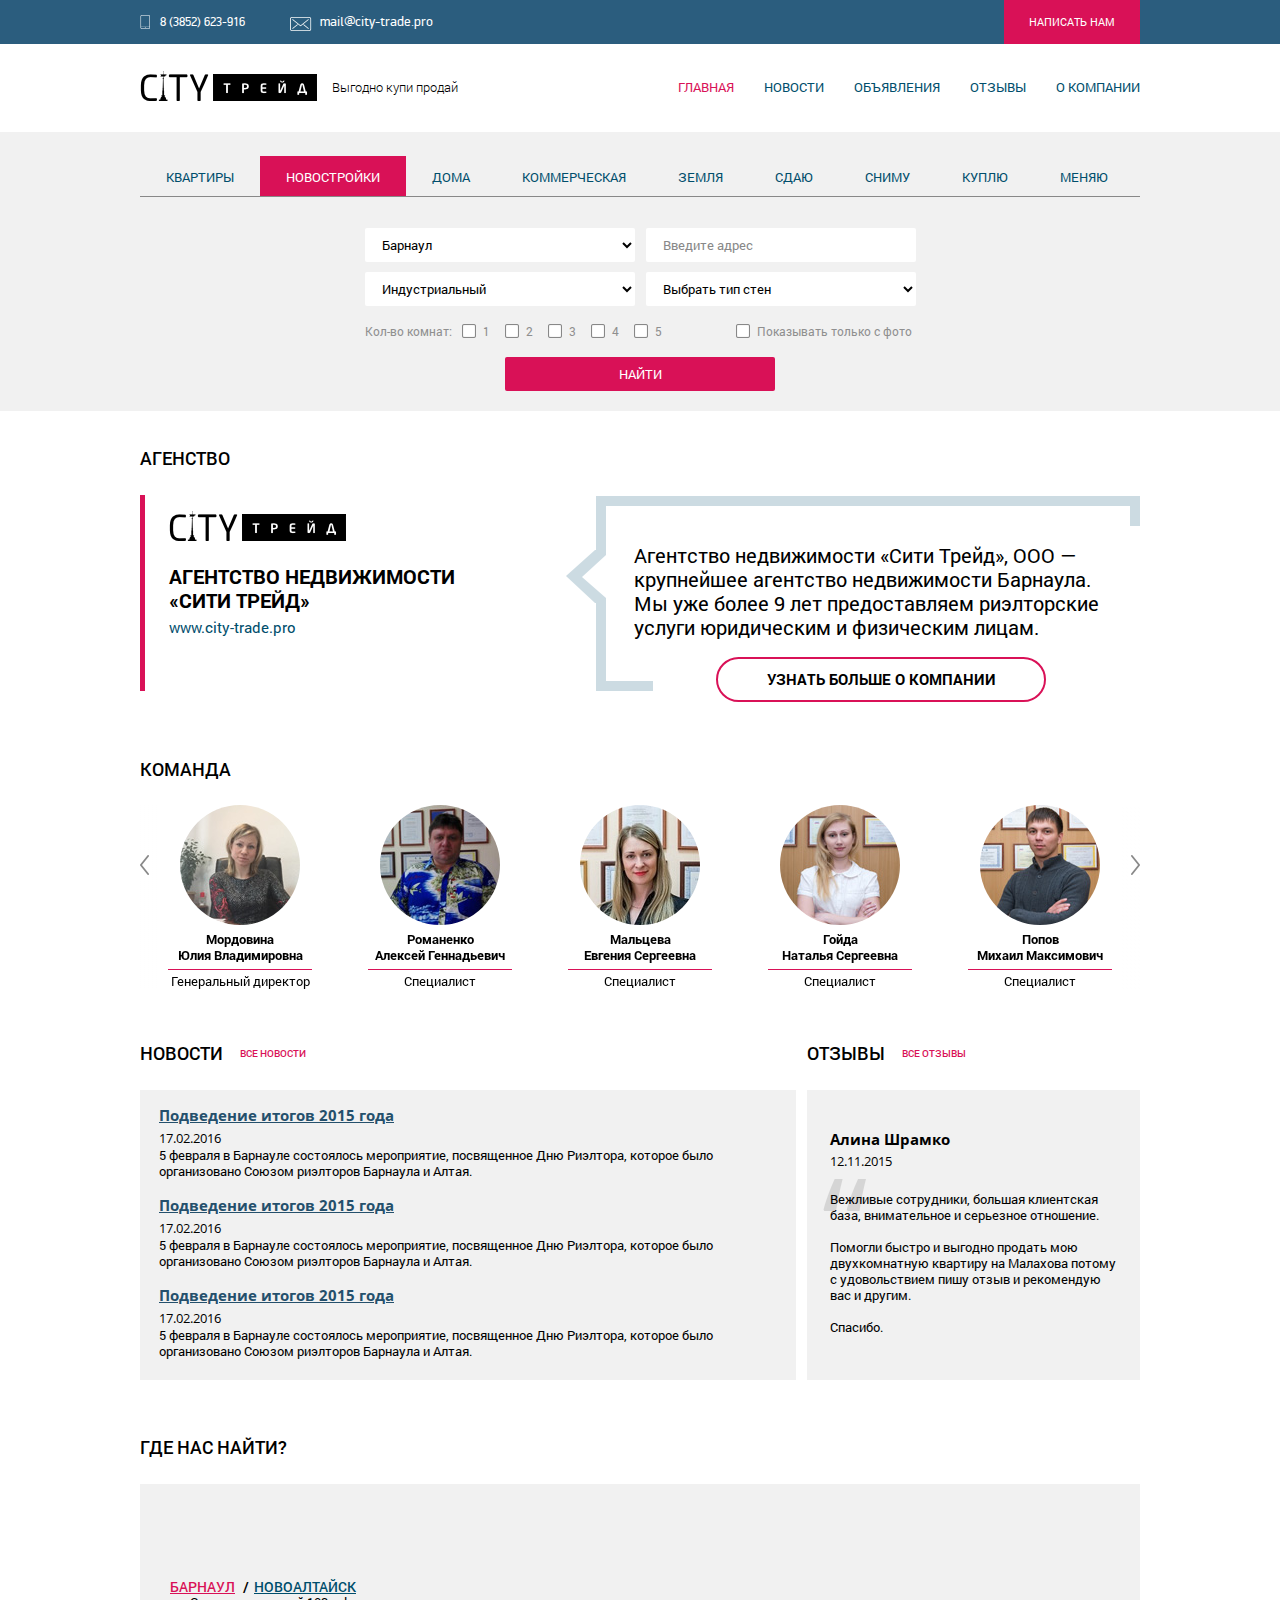
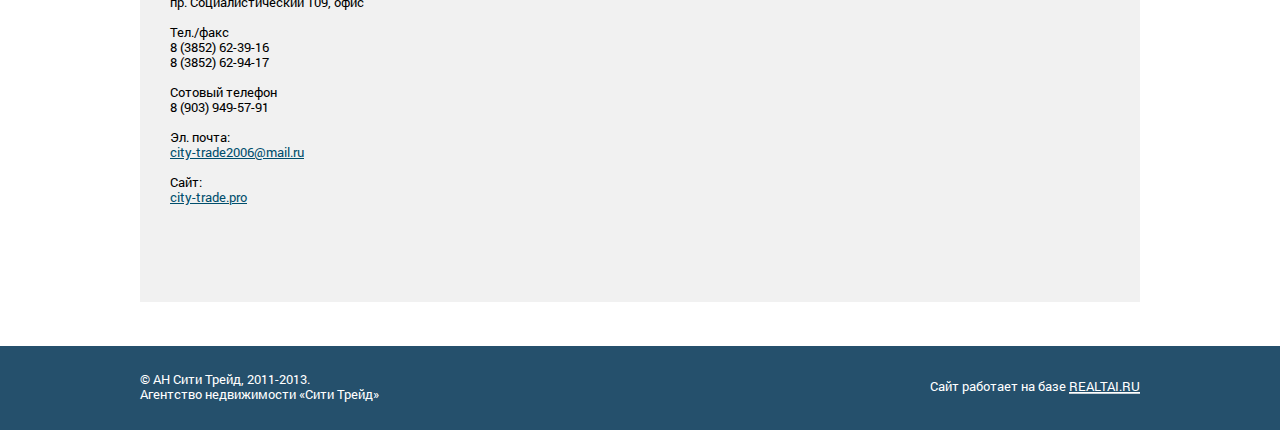
<file: index.html>
﻿<!DOCTYPE html>
<html>
<head>
	<title>CITY трейд</title>
	<meta charset="utf-8">
	<meta name="viewport" content="width=1060, user-scalable=yes">
	<!--<link href="./favicon.ico" rel="shortcut icon">-->
	<link href="./css/style.css" rel="stylesheet">
	<script src="./js/jquery.js"></script>
	<!--[if IE 8]>
		<script src="http://html5shiv.googlecode.com/svn/trunk/html5.js"></script>
	<![endif]-->
</head>
<body>
	<div class="wrapper">
		<div class="panel-b">
			<ul>
				<li class="phone"><a href="tel:+73852623916">8 (3852) 623-916</a></li>
				<li class="email"><a href="mailto:">mail@city-trade.pro</a></li>
			</ul>
			<button>Написать нам</button>
		</div>
		<header>
			<img src="./img/logo.png" width="177" height="30" alt="">
			<p>Выгодно купи продай</p>
			<nav>
				<ul>
					<li class="active"><a href="#">Главная</a></li>
					<li><a href="#">Новости</a></li>
					<li><a href="#">Объявления</a></li>
					<li><a href="#">Отзывы</a></li>
					<li><a href="#">О Компании</a></li>
				</ul>
			</nav>
		</header>
		<div class="filter-b">
			<div>
				<ul class="nav">
					<li><a href="#">Квартиры</a></li>
					<li class="active"><a href="#">Новостройки</a></li>
					<li><a href="#">Дома</a></li>
					<li><a href="#">Коммерческая</a></li>
					<li><a href="#">Земля</a></li>
					<li><a href="#">Сдаю</a></li>
					<li><a href="#">Сниму</a></li>
					<li><a href="#">Куплю</a></li>
					<li><a href="#">Меняю</a></li>
				</ul>
				<div class="form">
					<select>
						<option>Барнаул</option>
						<option>Бийск</option>
					</select>
					<input type="text" placeholder="Введите адрес">
					<select>
						<option>Индустриальный</option>
						<option>Ленинский</option>
					</select>
					<select>
						<option disabled selected>Выбрать тип стен</option>
						<option>Кирпич</option>
						<option>Панель</option>
					</select>
					<div>
						<div class="rooms">
							<p>Кол-во комнат:</p>
							<ul>
								<li><label><input type="checkbox" name="c-1">1</label></li>
								<li><label><input type="checkbox" name="c-1">2</label></li>
								<li><label><input type="checkbox" name="c-1">3</label></li>
								<li><label><input type="checkbox" name="c-1">4</label></li>
								<li><label><input type="checkbox" name="c-1">5</label></li>
							</ul>
						</div>
						<p class="photo"><label><input type="checkbox" name="c-2">Показывать только с фото</label></p>
					</div>
				</div>
				<button>Найти</button>
			</div>
		</div>
		<div class="agency-b">
			<h2>Агенство</h2>
			<div>
				<div class="lc">
					<img src="./img/logo.png" width="177" height="30" alt="">
					<h3>Агентство недвижимости «Сити Трейд»</h3>
					<p><a href="#">www.city-trade.pro</a></p>
				</div>
				<div class="rc">
					<span class="arrow"></span>
					<p>Агентство недвижимости «Сити Трейд», ООО — крупнейшее агентство недвижимости Барнаула.  Мы уже более 9 лет предоставляем риэлторские услуги юридическим и физическим лицам.</p>
					<button>Узнать больше о компании</button>
				</div>
			</div>
		</div>
		<div class="team-b">
			<h2>Команда</h2>
			<div>
				<div class="item">
					<div>
						<img src="./pic/t-1.jpg" width="120" height="120" alt="">
					</div>
					<h3>Мордовина<br> Юлия Владимировна</h3>
					<p>Генеральный директор</p>
				</div>
				<div class="item">
					<div>
						<img src="./pic/t-2.jpg" width="120" height="120" alt="">
					</div>
					<h3>Романенко<br> Алексей Геннадьевич</h3>
					<p>Cпециалист</p>
				</div>
				<div class="item">
					<div>
						<img src="./pic/t-3.jpg" width="120" height="120" alt="">
					</div>
					<h3>Мальцева<br> Евгения Сергеевна</h3>
					<p>Cпециалист</p>
				</div>
				<div class="item">
					<div>
						<img src="./pic/t-4.jpg" width="120" height="120" alt="">
					</div>
					<h3>Гойда<br> Наталья Сергеевна</h3>
					<p>Cпециалист</p>
				</div>
				<div class="item">
					<div>
						<img src="./pic/t-5.jpg" width="120" height="120" alt="">
					</div>
					<h3>Попов<br> Михаил Максимович</h3>
					<p>Cпециалист</p>
				</div>
				<div class="item">
					<div>
						<img src="./pic/t-1.jpg" width="120" height="120" alt="">
					</div>
					<h3>Мордовина<br> Юлия Владимировна</h3>
					<p>Генеральный директор</p>
				</div>
				<div class="item">
					<div>
						<img src="./pic/t-2.jpg" width="120" height="120" alt="">
					</div>
					<h3>Романенко<br> Алексей Геннадьевич</h3>
					<p>Cпециалист</p>
				</div>
				<div class="item">
					<div>
						<img src="./pic/t-3.jpg" width="120" height="120" alt="">
					</div>
					<h3>Мальцева<br> Евгения Сергеевна</h3>
					<p>Cпециалист</p>
				</div>
				<div class="item">
					<div>
						<img src="./pic/t-4.jpg" width="120" height="120" alt="">
					</div>
					<h3>Гойда<br> Наталья Сергеевна</h3>
					<p>Cпециалист</p>
				</div>
				<div class="item">
					<div>
						<img src="./pic/t-5.jpg" width="120" height="120" alt="">
					</div>
					<h3>Попов<br> Михаил Максимович</h3>
					<p>Cпециалист</p>
				</div>
			</div>
		</div>
		<div class="preview-b">
			<div class="news">
				<h2>Новости <a href="#" class="more">все новости</a></h2>
				<div>
					<div>
						<h3><a href="#">Подведение итогов 2015 года</a></h3>
						<h6>17.02.2016</h6>
						<p>5 февраля в Барнауле состоялось мероприятие, посвященное Дню Риэлтора, которое было организовано Союзом риэлторов Барнаула и Алтая.</p>
					</div>
					<div>
						<h3><a href="#">Подведение итогов 2015 года</a></h3>
						<h6>17.02.2016</h6>
						<p>5 февраля в Барнауле состоялось мероприятие, посвященное Дню Риэлтора, которое было организовано Союзом риэлторов Барнаула и Алтая.</p>
					</div>
					<div>
						<h3><a href="#">Подведение итогов 2015 года</a></h3>
						<h6>17.02.2016</h6>
						<p>5 февраля в Барнауле состоялось мероприятие, посвященное Дню Риэлтора, которое было организовано Союзом риэлторов Барнаула и Алтая.</p>
					</div>
				</div>
			</div>
			<div class="reviews">
				<h2>Отзывы <a href="#" class="more">все отзывы</a></h2>
				<div>
					<h3>Алина Шрамко</h3>
					<h6>12.11.2015</h6>
					<p>Вежливые сотрудники, большая клиентская база, внимательное и серьезное отношение.</p>
					<p>Помогли быстро и выгодно продать мою двухкомнатную квартиру на Малахова потому с удовольствием пишу отзыв и рекомендую вас и другим.</p>
					<p>Спасибо.</p>
				</div>
			</div>
		</div>
		<div class="contacts-b">
			<h2>Где нас найти?</h2>
			<div>
				<div class="info">
					<div>
						<ul>
							<li class="active"><a href="#">Барнаул</a></li>
							<li><a href="#">Новоалтайск</a></li>
						</ul>
						<p>пр. Социалистический 109, офис</p>
					</div>
					<div>
						<h6>Тел./факс</h6>
						<p>8 (3852) 62-39-16</p>
						<p>8 (3852) 62-94-17</p>
					</div>
					<div>
						<h6>Сотовый телефон</h6>
						<p>8 (903) 949-57-91</p>
					</div>
					<div>
						<h6>Эл. почта:</h6> 
						<p><a href="#">city-trade2006@mail.ru</a></p>
					</div>
					<div>
						<h6>Сайт:</h6>
						<p><a href="#">city-trade.pro</a></p>
					</div>
				</div>
				<div class="map">
					<script charset="utf-8" src="http://widgets.2gis.com/js/DGWidgetLoader.js"></script><script charset="utf-8">new DGWidgetLoader({"width":708,"height":420,"borderColor":"#a3a3a3","pos":{"lat":53.349436967781216,"lon":83.76819849014284,"zoom":16},"opt":{"city":"barnaul"},"org":[{"id":"563478234466204"}]});</script>
				</div>
			</div>
		</div>
		<div class="clear"></div>
	</div>
	<footer>
		<div>
			<p>© АН Сити Трейд, 2011-2013.</p>
			<p>Агентство недвижимости «Сити Трейд»</p>
		</div>
		<p>Сайт работает на базе <a href="#">REALTAI.RU</a></p>
	</footer>
	<script src="./js/slick.js"></script>
	<script src="./js/uniform.js"></script>
	<script src="./js/dynamic.js"></script>
</body>
</html>
</file>
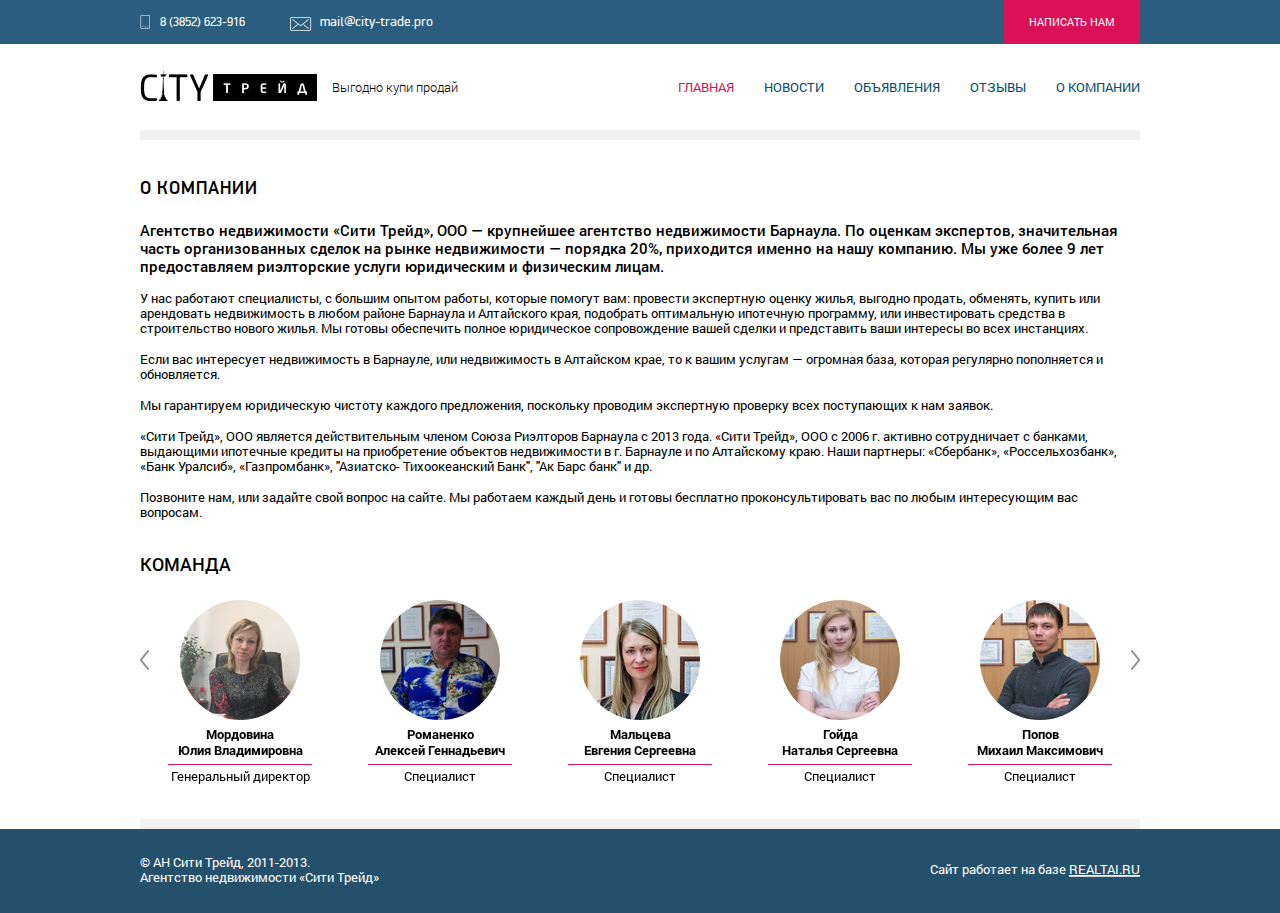
<file: about.html>
﻿<!DOCTYPE html>
<html>
<head>
	<title>CITY трейд</title>
	<meta charset="utf-8">
	<meta name="viewport" content="width=1060, user-scalable=yes">
	<!--<link href="./favicon.ico" rel="shortcut icon">-->
	<link href="./css/style.css" rel="stylesheet">
	<script src="./js/jquery.js"></script>
	<!--[if IE 8]>
		<script src="http://html5shiv.googlecode.com/svn/trunk/html5.js"></script>
	<![endif]-->
</head>
<body class="inner">
	<div class="wrapper">
		<div class="panel-b">
			<ul>
				<li class="phone"><a href="tel:+73852623916">8 (3852) 623-916</a></li>
				<li class="email"><a href="mailto:">mail@city-trade.pro</a></li>
			</ul>
			<button>Написать нам</button>
		</div>
		<header>
			<img src="./img/logo.png" width="177" height="30" alt="">
			<p>Выгодно купи продай</p>
			<nav>
				<ul>
					<li class="active"><a href="#">Главная</a></li>
					<li><a href="#">Новости</a></li>
					<li><a href="#">Объявления</a></li>
					<li><a href="#">Отзывы</a></li>
					<li><a href="#">О Компании</a></li>
				</ul>
			</nav>
		</header>
		<div class="about-b">
			<h1>О компании</h1>
			<h4>Агентство недвижимости «Сити Трейд», ООО — крупнейшее агентство недвижимости Барнаула. По оценкам экспертов, значительная часть организованных сделок на  рынке недвижимости — порядка 20%, приходится именно на нашу компанию. Мы уже более 9 лет предоставляем риэлторские услуги юридическим и физическим лицам.</h4>
			<p>У нас работают специалисты, с большим опытом работы, которые помогут вам: провести экспертную оценку жилья, выгодно продать, обменять, купить или арендовать недвижимость в любом районе Барнаула и Алтайского края, подобрать оптимальную ипотечную программу, или инвестировать средства в строительство нового жилья. Мы готовы обеспечить полное юридическое сопровождение вашей сделки и представить ваши интересы во всех инстанциях.</p>
			<p>Если вас интересует  недвижимость в Барнауле, или недвижимость в Алтайском крае, то к вашим услугам — огромная база, которая регулярно пополняется и обновляется.</p>
			<p>Мы гарантируем юридическую чистоту каждого предложения, поскольку проводим экспертную проверку всех поступающих к нам заявок.</p>
			<p>«Сити Трейд», ООО является действительным членом Союза Риэлторов Барнаула с 2013 года. «Сити Трейд», ООО  с 2006 г. активно сотрудничает с банками, выдающими ипотечные кредиты на приобретение объектов недвижимости в г. Барнауле и по Алтайскому краю. Наши партнеры: «Сбербанк», «Россельхозбанк», «Банк Уралсиб», «Газпромбанк», "Азиатско- Тихоокеанский Банк", "Ак Барс банк" и др.</p>
			<p>Позвоните нам, или задайте свой вопрос на сайте. Мы работаем каждый день и готовы бесплатно проконсультировать вас по любым интересующим вас вопросам.</p>
		</div>
		<div class="team-b">
			<h2>Команда</h2>
			<div>
				<div class="item">
					<div>
						<img src="./pic/t-1.jpg" width="120" height="120" alt="">
					</div>
					<h3>Мордовина<br> Юлия Владимировна</h3>
					<p>Генеральный директор</p>
				</div>
				<div class="item">
					<div>
						<img src="./pic/t-2.jpg" width="120" height="120" alt="">
					</div>
					<h3>Романенко<br> Алексей Геннадьевич</h3>
					<p>Cпециалист</p>
				</div>
				<div class="item">
					<div>
						<img src="./pic/t-3.jpg" width="120" height="120" alt="">
					</div>
					<h3>Мальцева<br> Евгения Сергеевна</h3>
					<p>Cпециалист</p>
				</div>
				<div class="item">
					<div>
						<img src="./pic/t-4.jpg" width="120" height="120" alt="">
					</div>
					<h3>Гойда<br> Наталья Сергеевна</h3>
					<p>Cпециалист</p>
				</div>
				<div class="item">
					<div>
						<img src="./pic/t-5.jpg" width="120" height="120" alt="">
					</div>
					<h3>Попов<br> Михаил Максимович</h3>
					<p>Cпециалист</p>
				</div>
				<div class="item">
					<div>
						<img src="./pic/t-1.jpg" width="120" height="120" alt="">
					</div>
					<h3>Мордовина<br> Юлия Владимировна</h3>
					<p>Генеральный директор</p>
				</div>
				<div class="item">
					<div>
						<img src="./pic/t-2.jpg" width="120" height="120" alt="">
					</div>
					<h3>Романенко<br> Алексей Геннадьевич</h3>
					<p>Cпециалист</p>
				</div>
				<div class="item">
					<div>
						<img src="./pic/t-3.jpg" width="120" height="120" alt="">
					</div>
					<h3>Мальцева<br> Евгения Сергеевна</h3>
					<p>Cпециалист</p>
				</div>
				<div class="item">
					<div>
						<img src="./pic/t-4.jpg" width="120" height="120" alt="">
					</div>
					<h3>Гойда<br> Наталья Сергеевна</h3>
					<p>Cпециалист</p>
				</div>
				<div class="item">
					<div>
						<img src="./pic/t-5.jpg" width="120" height="120" alt="">
					</div>
					<h3>Попов<br> Михаил Максимович</h3>
					<p>Cпециалист</p>
				</div>
			</div>
		</div>
		<div class="clear"></div>
	</div>
	<footer>
		<div>
			<p>© АН Сити Трейд, 2011-2013.</p>
			<p>Агентство недвижимости «Сити Трейд»</p>
		</div>
		<p>Сайт работает на базе <a href="#">REALTAI.RU</a></p>
	</footer>
	<script src="./js/slick.js"></script>
	<script src="./js/uniform.js"></script>
	<script src="./js/dynamic.js"></script>
</body>
</html>
</file>
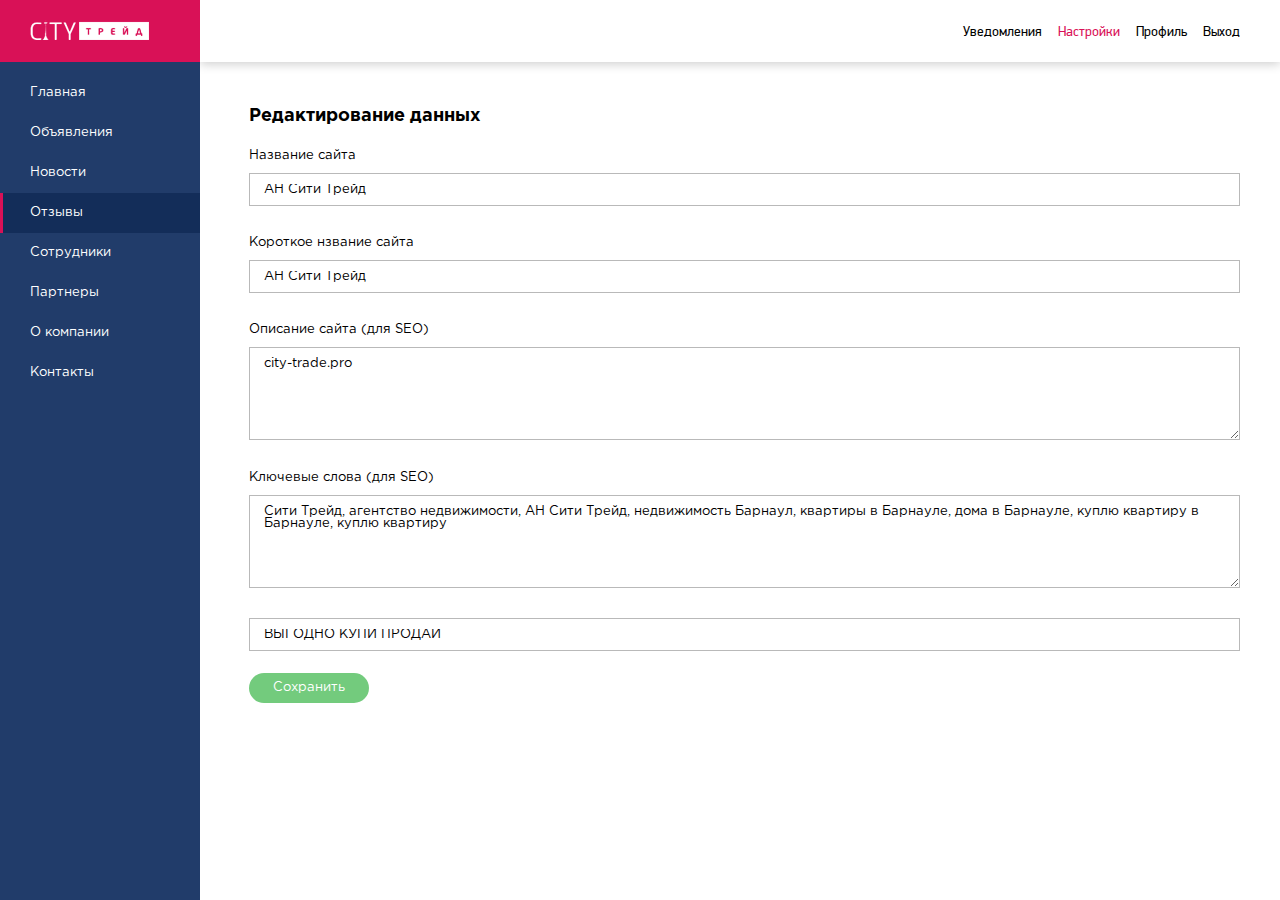
<file: admin.html>
﻿<!DOCTYPE html>
<html>
<head>
	<title>CITY трейд</title>
	<meta charset="utf-8">
	<meta name="viewport" content="width=1060, user-scalable=yes">
	<!--<link href="./favicon.ico" rel="shortcut icon">-->
	<link href="./css/style.css" rel="stylesheet">
	<script src="./js/jquery.js"></script>
	<!--[if IE 8]>
		<script src="http://html5shiv.googlecode.com/svn/trunk/html5.js"></script>
	<![endif]-->
</head>
<body>
	<div class="admin-page">
		<img src="./img/logo-admin.png" width="200" height="62" class="logo" alt="">
		<nav>
			<ul>
				<li><a href="#">Уведомления</a></li>
				<li class="active"><a href="#">Настройки</a></li>
				<li><a href="#">Профиль</a></li>
				<li><a href="#">Выход</a></li>
			</ul>
		</nav>
		<ul class="nav">
			<li><a href="#">Главная</a></li> 
			<li><a href="#">Объявления</a></li> 
			<li><a href="#">Новости</a></li> 
			<li class="active"><a href="#">Отзывы</a></li> 
			<li><a href="#">Сотрудники</a></li> 
			<li><a href="#">Партнеры</a></li> 
			<li><a href="#">О компании</a></li> 
			<li><a href="#">Контакты</a></li>
		</ul>
		<div class="core">
			<h1>Редактирование данных</h1>
			<p><span>Название сайта</span><input type="text" value="АН Сити Трейд"></p>
			<p><span>Короткое нзвание сайта</span><input type="text" value="АН Сити Трейд"></p>
			<p><span>Описание сайта (для SEO)</span><textarea cols="200" rows="6">city-trade.pro</textarea></p>
			<p><span>Ключевые слова (для SEO)</span><textarea cols="200" rows="6">Сити Трейд, агентство недвижимости, АН Сити Трейд, недвижимость Барнаул, квартиры в Барнауле, дома в Барнауле, куплю квартиру в  Барнауле, куплю квартиру</textarea></p>
			<p><span></span><input type="text" value="ВЫГОДНО КУПИ ПРОДАЙ"></p>
			<button>Сохранить</button>
		</div>
	</div>
	<script src="./js/slick.js"></script>
	<script src="./js/uniform.js"></script>
	<script src="./js/dynamic.js"></script>
</body>
</html>
</file>
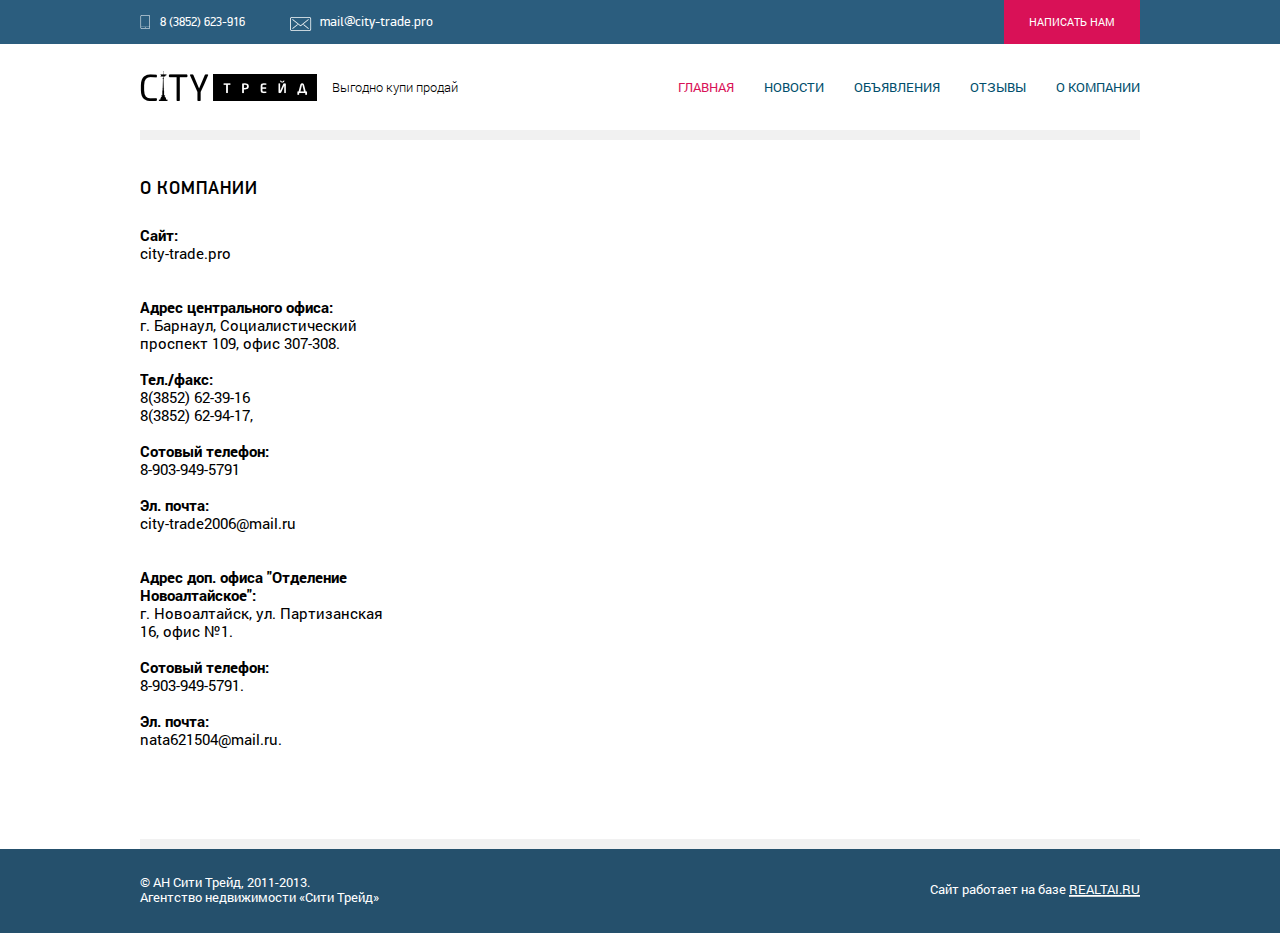
<file: contacts.html>
﻿<!DOCTYPE html>
<html>
<head>
	<title>CITY трейд</title>
	<meta charset="utf-8">
	<meta name="viewport" content="width=1060, user-scalable=yes">
	<!--<link href="./favicon.ico" rel="shortcut icon">-->
	<link href="./css/style.css" rel="stylesheet">
	<script src="./js/jquery.js"></script>
	<!--[if IE 8]>
		<script src="http://html5shiv.googlecode.com/svn/trunk/html5.js"></script>
	<![endif]-->
</head>
<body class="inner">
	<div class="wrapper">
		<div class="panel-b">
			<ul>
				<li class="phone"><a href="tel:+73852623916">8 (3852) 623-916</a></li>
				<li class="email"><a href="mailto:">mail@city-trade.pro</a></li>
			</ul>
			<button>Написать нам</button>
		</div>
		<header>
			<img src="./img/logo.png" width="177" height="30" alt="">
			<p>Выгодно купи продай</p>
			<nav>
				<ul>
					<li class="active"><a href="#">Главная</a></li>
					<li><a href="#">Новости</a></li>
					<li><a href="#">Объявления</a></li>
					<li><a href="#">Отзывы</a></li>
					<li><a href="#">О Компании</a></li>
				</ul>
			</nav>
		</header>
		<div class="about-b">
			<h1>О компании</h1>
			<div>
				<div class="info">
					<div>
						<h6>Сайт:</h6>
						<p>city-trade.pro</p>
					</div>
					<hr>
					<div>
						<h6>Адрес центрального офиса:</h6> 
						<p>г. Барнаул, Социалистический проспект 109, офис 307-308.</p>  
					</div>
					<div> 
						<h6>Тел./факс:</h6>
						<p>8(3852) 62-39-16</p>
						<p>8(3852) 62-94-17,</p>
					</div>
					<div>
						<h6>Сотовый телефон:</h6>
						<p>8-903-949-5791</p>
					</div>
					<div>
						<h6>Эл. почта:</h6>
						<p>city-trade2006@mail.ru</p>
					</div>
					<hr>
					<div>
						<h6>Адрес доп. офиса "Отделение Новоалтайское":</h6>
						<p>г. Новоалтайск, ул. Партизанская 16, офис №1.</p>
					</div>
					<div>						
						<h6>Сотовый телефон:</h6>
						<p>8-903-949-5791.</p>
					</div>
					<div>
						<h6>Эл. почта:</h6>
						<p>nata621504@mail.ru.</p>
					</div>
				</div>
				<div class="map">
					<script charset="utf-8" src="http://widgets.2gis.com/js/DGWidgetLoader.js"></script><script charset="utf-8">new DGWidgetLoader({"width":705,"height":575,"borderColor":"#a3a3a3","pos":{"lat":53.349436967781216,"lon":83.76819849014284,"zoom":16},"opt":{"city":"barnaul"},"org":[{"id":"563478234466204"}]});</script>
				</div>
			</div>
		</div>
		<div class="clear"></div>
	</div>
	<footer>
		<div>
			<p>© АН Сити Трейд, 2011-2013.</p>
			<p>Агентство недвижимости «Сити Трейд»</p>
		</div>
		<p>Сайт работает на базе <a href="#">REALTAI.RU</a></p>
	</footer>
	<script src="./js/slick.js"></script>
	<script src="./js/uniform.js"></script>
	<script src="./js/dynamic.js"></script>
</body>
</html>
</file>
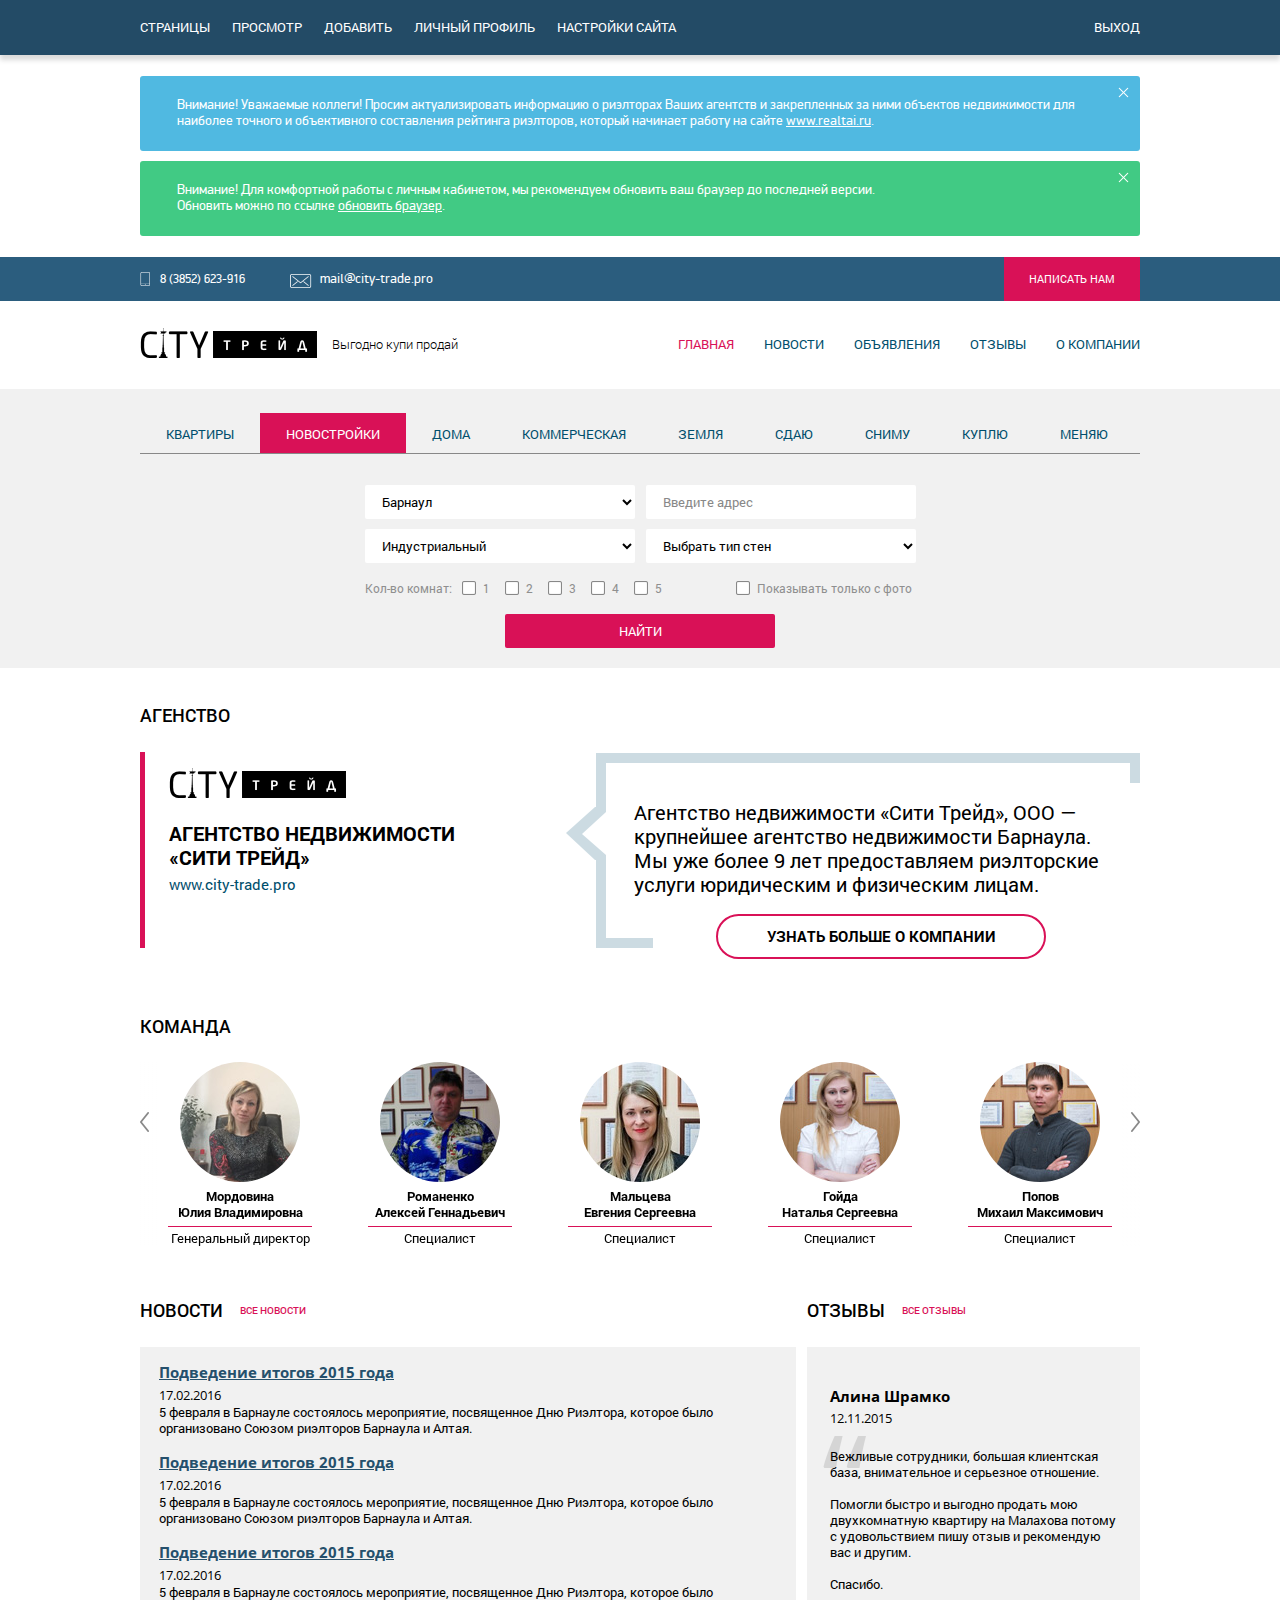
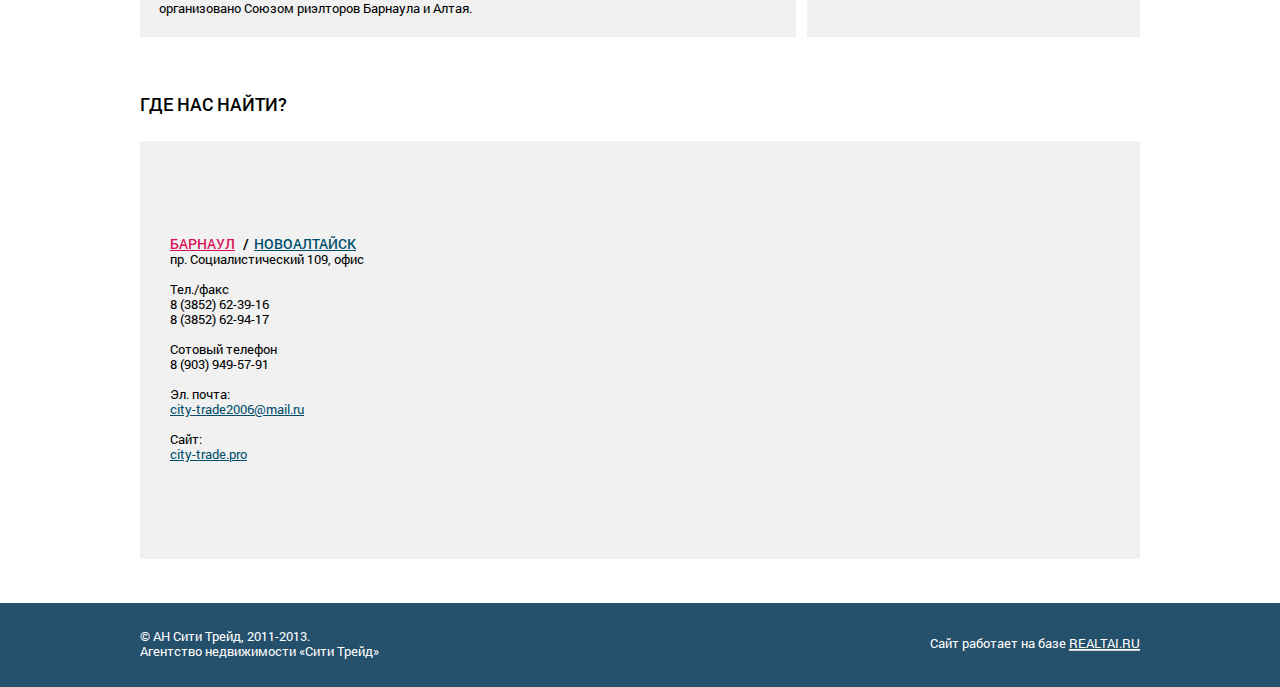
<file: index-2.html>
﻿<!DOCTYPE html>
<html>
<head>
	<title>CITY трейд</title>
	<meta charset="utf-8">
	<meta name="viewport" content="width=1060, user-scalable=yes">
	<!--<link href="./favicon.ico" rel="shortcut icon">-->
	<link href="./css/style.css" rel="stylesheet">
	<script src="./js/jquery.js"></script>
	<!--[if IE 8]>
		<script src="http://html5shiv.googlecode.com/svn/trunk/html5.js"></script>
	<![endif]-->
</head>
<body>
	<div class="wrapper">
		<div class="panel-admin">
			<div>
				<ul>
					<li><a href="#" data-open="pages">Страницы</a></li>
					<li>
						<a href="#">Просмотр</a>
						<ul>
							<li><a href="#">Новости</a></li>
							<li><a href="#">Отзывы</a></li>
							<li><a href="#">Сотрудники</a></li>
							<li><a href="#">Партнеры</a></li>
						</ul>
					</li>
					<li><a href="#">Добавить</a></li>
					<li><a href="#" data-open="profile">Личный профиль</a></li>
					<li><a href="#">Настройки сайта</a></li>
				</ul>
				<a href="#" class="exit">Выход</a>
			</div>
		</div>
		<div class="warning-c">
			<div class="type-blue">
				<span class="close-icon"></span>
				<p>Внимание! Уважаемые коллеги! Просим актуализировать информацию о риэлторах Ваших агентств и закрепленных за ними объектов недвижимости для наиболее точного и объективного составления рейтинга риэлторов, который начинает работу на сайте <a href="#">www.realtai.ru</a>.</p>
			</div>
			<div class="type-green">
				<span class="close-icon"></span>
				<p>Внимание! Для комфортной работы с личным кабинетом, мы рекомендуем обновить ваш браузер до последней версии.</p>
				<p>Обновить можно по ссылке <a href="#">обновить браузер</a>.</p>
			</div>
		</div>
		<div class="panel-b">
			<ul>
				<li class="phone"><a href="tel:+73852623916">8 (3852) 623-916</a></li>
				<li class="email"><a href="mailto:">mail@city-trade.pro</a></li>
			</ul>
			<button>Написать нам</button>
		</div>
		<header>
			<img src="./img/logo.png" width="177" height="30" alt="">
			<p>Выгодно купи продай</p>
			<nav>
				<ul>
					<li class="active"><a href="#">Главная</a></li>
					<li><a href="#">Новости</a></li>
					<li><a href="#">Объявления</a></li>
					<li><a href="#">Отзывы</a></li>
					<li><a href="#">О Компании</a></li>
				</ul>
			</nav>
		</header>
		<div class="filter-b">
			<div>
				<ul class="nav">
					<li><a href="#">Квартиры</a></li>
					<li class="active"><a href="#">Новостройки</a></li>
					<li><a href="#">Дома</a></li>
					<li><a href="#">Коммерческая</a></li>
					<li><a href="#">Земля</a></li>
					<li><a href="#">Сдаю</a></li>
					<li><a href="#">Сниму</a></li>
					<li><a href="#">Куплю</a></li>
					<li><a href="#">Меняю</a></li>
				</ul>
				<div class="form">
					<select>
						<option>Барнаул</option>
						<option>Бийск</option>
					</select>
					<input type="text" placeholder="Введите адрес">
					<select>
						<option>Индустриальный</option>
						<option>Ленинский</option>
					</select>
					<select>
						<option disabled selected>Выбрать тип стен</option>
						<option>Кирпич</option>
						<option>Панель</option>
					</select>
					<div>
						<div class="rooms">
							<p>Кол-во комнат:</p>
							<ul>
								<li><label><input type="checkbox" name="c-1">1</label></li>
								<li><label><input type="checkbox" name="c-1">2</label></li>
								<li><label><input type="checkbox" name="c-1">3</label></li>
								<li><label><input type="checkbox" name="c-1">4</label></li>
								<li><label><input type="checkbox" name="c-1">5</label></li>
							</ul>
						</div>
						<p class="photo"><label><input type="checkbox" name="c-2">Показывать только с фото</label></p>
					</div>
				</div>
				<button>Найти</button>
			</div>
		</div>
		<div class="agency-b">
			<h2>Агенство</h2>
			<div>
				<div class="lc">
					<img src="./img/logo.png" width="177" height="30" alt="">
					<h3>Агентство недвижимости «Сити Трейд»</h3>
					<p><a href="#">www.city-trade.pro</a></p>
				</div>
				<div class="rc">
					<span class="arrow"></span>
					<p>Агентство недвижимости «Сити Трейд», ООО — крупнейшее агентство недвижимости Барнаула.  Мы уже более 9 лет предоставляем риэлторские услуги юридическим и физическим лицам.</p>
					<button>Узнать больше о компании</button>
				</div>
			</div>
		</div>
		<div class="team-b">
			<h2>Команда</h2>
			<div>
				<div class="item">
					<div>
						<img src="./pic/t-1.jpg" width="120" height="120" alt="">
					</div>
					<h3>Мордовина<br> Юлия Владимировна</h3>
					<p>Генеральный директор</p>
				</div>
				<div class="item">
					<div>
						<img src="./pic/t-2.jpg" width="120" height="120" alt="">
					</div>
					<h3>Романенко<br> Алексей Геннадьевич</h3>
					<p>Cпециалист</p>
				</div>
				<div class="item">
					<div>
						<img src="./pic/t-3.jpg" width="120" height="120" alt="">
					</div>
					<h3>Мальцева<br> Евгения Сергеевна</h3>
					<p>Cпециалист</p>
				</div>
				<div class="item">
					<div>
						<img src="./pic/t-4.jpg" width="120" height="120" alt="">
					</div>
					<h3>Гойда<br> Наталья Сергеевна</h3>
					<p>Cпециалист</p>
				</div>
				<div class="item">
					<div>
						<img src="./pic/t-5.jpg" width="120" height="120" alt="">
					</div>
					<h3>Попов<br> Михаил Максимович</h3>
					<p>Cпециалист</p>
				</div>
				<div class="item">
					<div>
						<img src="./pic/t-1.jpg" width="120" height="120" alt="">
					</div>
					<h3>Мордовина<br> Юлия Владимировна</h3>
					<p>Генеральный директор</p>
				</div>
				<div class="item">
					<div>
						<img src="./pic/t-2.jpg" width="120" height="120" alt="">
					</div>
					<h3>Романенко<br> Алексей Геннадьевич</h3>
					<p>Cпециалист</p>
				</div>
				<div class="item">
					<div>
						<img src="./pic/t-3.jpg" width="120" height="120" alt="">
					</div>
					<h3>Мальцева<br> Евгения Сергеевна</h3>
					<p>Cпециалист</p>
				</div>
				<div class="item">
					<div>
						<img src="./pic/t-4.jpg" width="120" height="120" alt="">
					</div>
					<h3>Гойда<br> Наталья Сергеевна</h3>
					<p>Cпециалист</p>
				</div>
				<div class="item">
					<div>
						<img src="./pic/t-5.jpg" width="120" height="120" alt="">
					</div>
					<h3>Попов<br> Михаил Максимович</h3>
					<p>Cпециалист</p>
				</div>
			</div>
		</div>
		<div class="preview-b">
			<div class="news">
				<h2>Новости <a href="#" class="more">все новости</a></h2>
				<div>
					<div>
						<h3><a href="#">Подведение итогов 2015 года</a></h3>
						<h6>17.02.2016</h6>
						<p>5 февраля в Барнауле состоялось мероприятие, посвященное Дню Риэлтора, которое было организовано Союзом риэлторов Барнаула и Алтая.</p>
					</div>
					<div>
						<h3><a href="#">Подведение итогов 2015 года</a></h3>
						<h6>17.02.2016</h6>
						<p>5 февраля в Барнауле состоялось мероприятие, посвященное Дню Риэлтора, которое было организовано Союзом риэлторов Барнаула и Алтая.</p>
					</div>
					<div>
						<h3><a href="#">Подведение итогов 2015 года</a></h3>
						<h6>17.02.2016</h6>
						<p>5 февраля в Барнауле состоялось мероприятие, посвященное Дню Риэлтора, которое было организовано Союзом риэлторов Барнаула и Алтая.</p>
					</div>
				</div>
			</div>
			<div class="reviews">
				<h2>Отзывы <a href="#" class="more">все отзывы</a></h2>
				<div>
					<h3>Алина Шрамко</h3>
					<h6>12.11.2015</h6>
					<p>Вежливые сотрудники, большая клиентская база, внимательное и серьезное отношение.</p>
					<p>Помогли быстро и выгодно продать мою двухкомнатную квартиру на Малахова потому с удовольствием пишу отзыв и рекомендую вас и другим.</p>
					<p>Спасибо.</p>
				</div>
			</div>
		</div>
		<div class="contacts-b">
			<h2>Где нас найти?</h2>
			<div>
				<div class="info">
					<div>
						<ul>
							<li class="active"><a href="#">Барнаул</a></li>
							<li><a href="#">Новоалтайск</a></li>
						</ul>
						<p>пр. Социалистический 109, офис</p>
					</div>
					<div>
						<h6>Тел./факс</h6>
						<p>8 (3852) 62-39-16</p>
						<p>8 (3852) 62-94-17</p>
					</div>
					<div>
						<h6>Сотовый телефон</h6>
						<p>8 (903) 949-57-91</p>
					</div>
					<div>
						<h6>Эл. почта:</h6> 
						<p><a href="#">city-trade2006@mail.ru</a></p>
					</div>
					<div>
						<h6>Сайт:</h6>
						<p><a href="#">city-trade.pro</a></p>
					</div>
				</div>
				<div class="map">
					<script charset="utf-8" src="http://widgets.2gis.com/js/DGWidgetLoader.js"></script><script charset="utf-8">new DGWidgetLoader({"width":708,"height":420,"borderColor":"#a3a3a3","pos":{"lat":53.349436967781216,"lon":83.76819849014284,"zoom":16},"opt":{"city":"barnaul"},"org":[{"id":"563478234466204"}]});</script>
				</div>
			</div>
		</div>
		<div class="clear"></div>
	</div>
	<footer>
		<div>
			<p>© АН Сити Трейд, 2011-2013.</p>
			<p>Агентство недвижимости «Сити Трейд»</p>
		</div>
		<p>Сайт работает на базе <a href="#">REALTAI.RU</a></p>
	</footer>
	<div class="fade"></div>
	<div class="modal" data-target="profile">
		<span class="close-icon"></span>
		<h3>Личный профиль</h3>
		<div class="form-e">
			<p><span>Ф.И.О сотрудника: <em>*</em></span><input type="text"></p>
			<p><span>День рождение:</span><input type="text"></p>
			<p><span>Email: <em>*</em></span><input type="text"></p>
			<p><span>Телефон: <em>*</em></span><input type="text"></p>
			<p><span>Описание: <em>*</em></span><input type="text"></p>
			<p><span>Опыт работы:</span><input type="text"></p>
			<p><span>Образование:</span><input type="text"></p>
			<p><span>Участвовать в рейтинге:</span><input type="text"></p>
			<p><span>Фотография сотрудника: <em>*</em></span><input type="text"></p>
			<button>Сохранить</button>
		</div>
	</div>
	<div class="pages-modal" data-target="pages">
		<span class="close-icon"></span>
		<h3>Страницы сайта</h3>
		<table>
			<thead>
				<tr>
					<th>#</th>
					<th>Название</th>
					<th>Редактировать</th>
				</tr>
			</thead>
			<tbody>
				<tr>
					<td>1</td>
					<td>Архивные объявления</td>
					<td><a href="#" class="edit">Редактировать</a></td>
				</tr>
				<tr>
					<td>2</td>
					<td>Новости</td>
					<td><a href="#" class="edit">Редактировать</a></td>
				</tr>
				<tr>
					<td>3</td>
					<td>Объявления</td>
					<td><a href="#" class="edit">Редактировать</a></td>
				</tr>
				<tr>
					<td>4</td>
					<td>Оплата</td>
					<td><a href="#" class="edit">Редактировать</a></td>
				</tr>
			<tbody>
		</table>
	</div>
	<script src="./js/slick.js"></script>
	<script src="./js/uniform.js"></script>
	<script src="./js/dynamic.js"></script>
</body>
</html>
</file>
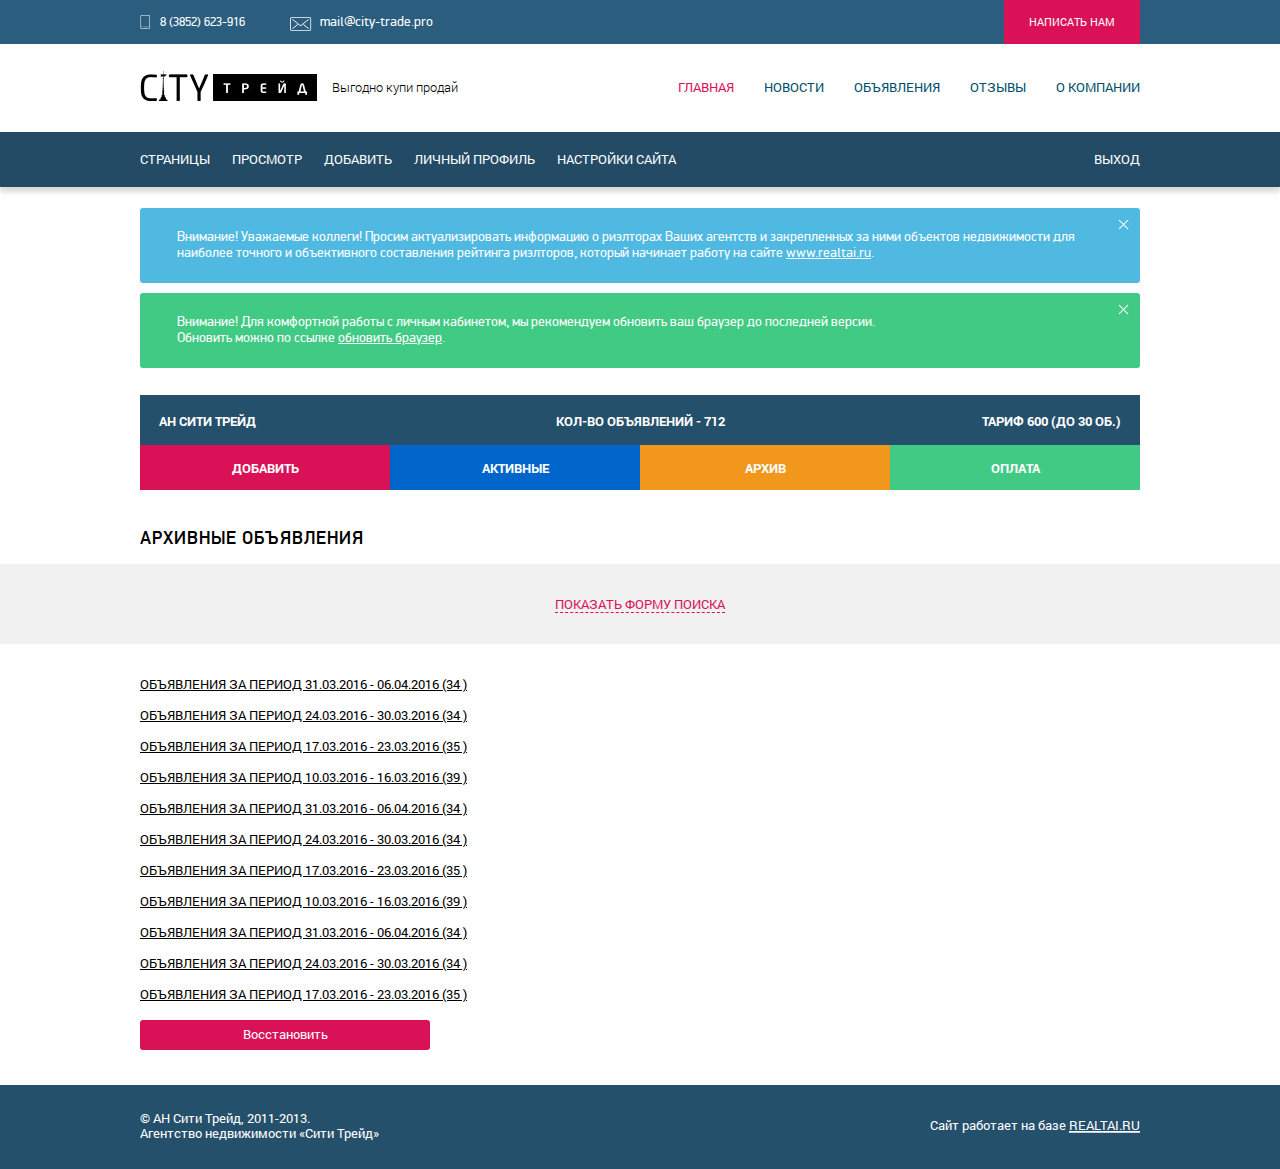
<file: lk-archive.html>
﻿<!DOCTYPE html>
<html>
<head>
	<title>CITY трейд</title>
	<meta charset="utf-8">
	<meta name="viewport" content="width=1060, user-scalable=yes">
	<!--<link href="./favicon.ico" rel="shortcut icon">-->
	<link href="./css/style.css" rel="stylesheet">
	<script src="./js/jquery.js"></script>
	<!--[if IE 8]>
		<script src="http://html5shiv.googlecode.com/svn/trunk/html5.js"></script>
	<![endif]-->
</head>
<body>
	<div class="wrapper">
		<div class="panel-b">
			<ul>
				<li class="phone"><a href="tel:+73852623916">8 (3852) 623-916</a></li>
				<li class="email"><a href="mailto:">mail@city-trade.pro</a></li>
			</ul>
			<button>Написать нам</button>
		</div>
		<header>
			<img src="./img/logo.png" width="177" height="30" alt="">
			<p>Выгодно купи продай</p>
			<nav>
				<ul>
					<li class="active"><a href="#">Главная</a></li>
					<li><a href="#">Новости</a></li>
					<li><a href="#">Объявления</a></li>
					<li><a href="#">Отзывы</a></li>
					<li><a href="#">О Компании</a></li>
				</ul>
			</nav>
		</header>
		<div class="panel-admin">
			<div>
				<ul>
					<li><a href="#" data-open="pages">Страницы</a></li>
					<li>
						<a href="#">Просмотр</a>
						<ul>
							<li><a href="#">Новости</a></li>
							<li><a href="#">Отзывы</a></li>
							<li><a href="#">Сотрудники</a></li>
							<li><a href="#">Партнеры</a></li>
						</ul>
					</li>
					<li><a href="#">Добавить</a></li>
					<li><a href="#" data-open="profile">Личный профиль</a></li>
					<li><a href="#">Настройки сайта</a></li>
				</ul>
				<a href="#" class="exit">Выход</a>
			</div>
		</div>
		<div class="warning-c">
			<div class="type-blue">
				<span class="close-icon"></span>
				<p>Внимание! Уважаемые коллеги! Просим актуализировать информацию о риэлторах Ваших агентств и закрепленных за ними объектов недвижимости для наиболее точного и объективного составления рейтинга риэлторов, который начинает работу на сайте <a href="#">www.realtai.ru</a>.</p>
			</div>
			<div class="type-green">
				<span class="close-icon"></span>
				<p>Внимание! Для комфортной работы с личным кабинетом, мы рекомендуем обновить ваш браузер до последней версии.</p>
				<p>Обновить можно по ссылке <a href="#">обновить браузер</a>.</p>
			</div>
		</div>
		<div class="lk-b">
			<div class="head">
				<div>
					<p class="name">АН Сити Трейд</p>
					<p class="quantity">Кол-во объявлений - 712</p>
					<p class="tariff">Тариф 600 (до 30 об.)</p>
				</div>
				<ul>
					<li><a href="#" data-open="add">Добавить</a></li>
					<li><a href="#">Активные</a></li>
					<li><a href="#">Архив</a></li>
					<li><a href="#">Оплата</a></li>
				</ul>
			</div>
			<div class="core">
				<h1>Архивные объявления</h1>
				<p class="search-show"><a href="#">Показать форму поиска</a></p>
				<div class="list">
					<ul>
						<li><a href="#">Объявления за период 31.03.2016 - 06.04.2016 (34 )</a></li>
						<li><a href="#">Объявления за период 24.03.2016 - 30.03.2016 (34 )</a></li>
						<li><a href="#">Объявления за период 17.03.2016 - 23.03.2016 (35 )</a></li>
						<li><a href="#">Объявления за период 10.03.2016 - 16.03.2016 (39 )</a></li>
						<li><a href="#">Объявления за период 31.03.2016 - 06.04.2016 (34 )</a></li>
						<li><a href="#">Объявления за период 24.03.2016 - 30.03.2016 (34 )</a></li>
						<li><a href="#">Объявления за период 17.03.2016 - 23.03.2016 (35 )</a></li>
						<li><a href="#">Объявления за период 10.03.2016 - 16.03.2016 (39 )</a></li>
						<li><a href="#">Объявления за период 31.03.2016 - 06.04.2016 (34 )</a></li>
						<li><a href="#">Объявления за период 24.03.2016 - 30.03.2016 (34 )</a></li>
						<li><a href="#">Объявления за период 17.03.2016 - 23.03.2016 (35 )</a></li>
					</ul>
					<button>Восстановить</button>
				</div>
			</div>
		</div>
		<div class="clear"></div>
	</div>
	<footer>
		<div>
			<p>© АН Сити Трейд, 2011-2013.</p>
			<p>Агентство недвижимости «Сити Трейд»</p>
		</div>
		<p>Сайт работает на базе <a href="#">REALTAI.RU</a></p>
	</footer>
	<div class="fade"></div>
	<div class="modal" data-target="profile">
		<span class="close-icon"></span>
		<h3>Личный профиль</h3>
		<div class="form-e">
			<p><span>Ф.И.О сотрудника: <em>*</em></span><input type="text"></p>
			<p><span>День рождение:</span><input type="text"></p>
			<p><span>Email: <em>*</em></span><input type="text"></p>
			<p><span>Телефон: <em>*</em></span><input type="text"></p>
			<p><span>Описание: <em>*</em></span><input type="text"></p>
			<p><span>Опыт работы:</span><input type="text"></p>
			<p><span>Образование:</span><input type="text"></p>
			<p><span>Участвовать в рейтинге:</span><input type="text"></p>
			<p><span>Фотография сотрудника: <em>*</em></span><input type="text"></p>
			<button>Сохранить</button>
		</div>
	</div>
	<div class="pages-modal" data-target="pages">
		<span class="close-icon"></span>
		<h3>Страницы сайта</h3>
		<table>
			<thead>
				<tr>
					<th>#</th>
					<th>Название</th>
					<th>Редактировать</th>
				</tr>
			</thead>
			<tbody>
				<tr>
					<td>1</td>
					<td>Архивные объявления</td>
					<td><a href="#" class="edit">Редактировать</a></td>
				</tr>
				<tr>
					<td>2</td>
					<td>Новости</td>
					<td><a href="#" class="edit">Редактировать</a></td>
				</tr>
				<tr>
					<td>3</td>
					<td>Объявления</td>
					<td><a href="#" class="edit">Редактировать</a></td>
				</tr>
				<tr>
					<td>4</td>
					<td>Оплата</td>
					<td><a href="#" class="edit">Редактировать</a></td>
				</tr>
			<tbody>
		</table>
	</div>
	<div class="add-modal" data-target="add">
		<span class="close"></span>
		<h3>Добавление объявлений</h3>
		<div class="form-e">
			<p>
				<span>Тип объявления:</span>
				<select>
					<option>Квартиры</option>
					<option>Квартиры</option>
				</select>
			</p>
			<p>
				<span>Риелтор:</span>
				<select>
					<option>Мальцева Евгения Сергеевна</option>
					<option>Мальцева Евгения Сергеевна</option>
				</select>
			</p>
			<p>
				<span class="wide-1">
					<span>Город: <em>*</em></span>
					<select>
						<option>Камень-на-Оби</option>
						<option>Камень-на-Оби</option>
					</select>
				</span>
				<span class="wide-1">
					<span>Район: <em>*</em></span>
					<select>
						<option>Центр</option>
						<option>Центр</option>
					</select>
				</span>
				<span class="wide-1">
					<span>Улица: <em>*</em></span>
					<select>
						<option>ул. Пушкина</option>
						<option>ул. Пушкина</option>
					</select>
				</span>
				<span class="wide-2">
					<span>Дом: <em>*</em></span>
					<input type="text" value="115">
				</span>
			</p>
			<p>
				<span>Количество комнат:</span>
				<select>
					<option>5+</option>
					<option>4</option>
				</select>
			</p>
			<p>
				<span class="wide-1">
					<span>Тип:</span>
					<select>
						<option>Гостинки</option>
						<option>Гостинки</option>
					</select>
				</span>
				<span class="wide-1">
					<span>Стены:</span>
					<select>
						<option>Кирпич</option>
						<option>Кирпич</option>
					</select>
				</span>
				<span class="wide-1">
					<span>Этаж:</span>
					<input type="text" value="4">
				</span>
				<span class="wide-2">
					<span>Площадь:</span>
					<input type="text" value="47 кв.м.">
				</span>
			</p>
			<p>
				<span>Балкон:</span>
				<input type="text" value="Нет">
			</p>
			<p>
				<span>Телефон:</span>
				<select>
					<option>Нет</option>
					<option>Да</option>
				</select>
			</p>
			<p>
				<span>Примечание:</span>
				<textarea cols="100" rows="4" value="Изолированные, хорошее состояние,деревянные окна, с/узел раздельный, центральное водоснабжение, отопление и канализация,рядом школа, д/сад, ТОРГ!!!"></textarea>
			</p>
			<p>
				<span>Цена (тыс. руб.): <em>*</em></span>
				<input type="text" value="480">
			</p>
			<p>
				<span>Контактный телефон:</span>
				<input type="text" value="623-916, 8 (962) 793-78-82">
			</p>
			<p>
				<span>Примечание:</span>
				<textarea cols="100" rows="4" value="Изолированные, хорошее состояние,деревянные окна, с/узел раздельный, центральное водоснабжение, отопление и канализация,рядом школа, д/сад, ТОРГ!!!"></textarea>
			</p>
			<p>
				<span class="wide-3">
					<span>Фото 1:</span>
					<em class="upload">Выбрать файл</em>
					<input type="file">
				</span>
				<span class="wide-3">
					<span>Фото 2:</span>
					<em class="upload">Выбрать файл</em>
					<input type="file">
				</span>
				<span class="wide-3">
					<span>Фото 3:</span>
					<em class="upload">Выбрать файл</em>
					<input type="file">
				</span>
				<span class="wide-3">
					<span>Фото 4:</span>
					<em class="upload">Выбрать файл</em>
					<input type="file">
				</span>
			</p>
			<button>Сохранить</button>
		</div>
	</div>
	<script src="./js/slick.js"></script>
	<script src="./js/uniform.js"></script>
	<script src="./js/dynamic.js"></script>
</body>
</html>
</file>
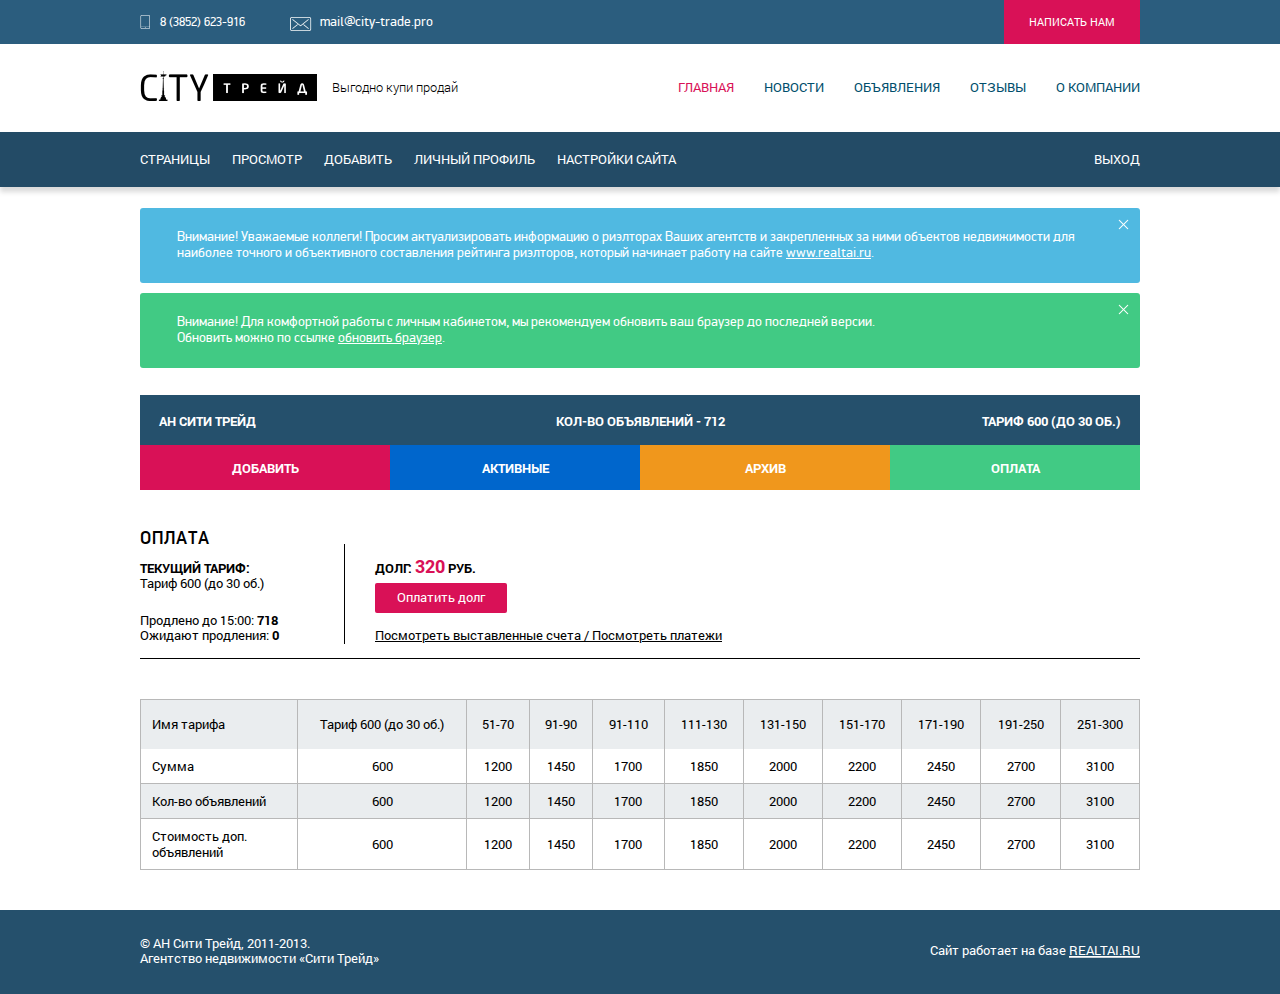
<file: lk-pay.html>
﻿<!DOCTYPE html>
<html>
<head>
	<title>CITY трейд</title>
	<meta charset="utf-8">
	<meta name="viewport" content="width=1060, user-scalable=yes">
	<!--<link href="./favicon.ico" rel="shortcut icon">-->
	<link href="./css/style.css" rel="stylesheet">
	<script src="./js/jquery.js"></script>
	<!--[if IE 8]>
		<script src="http://html5shiv.googlecode.com/svn/trunk/html5.js"></script>
	<![endif]-->
</head>
<body>
	<div class="wrapper">
		<div class="panel-b">
			<ul>
				<li class="phone"><a href="tel:+73852623916">8 (3852) 623-916</a></li>
				<li class="email"><a href="mailto:">mail@city-trade.pro</a></li>
			</ul>
			<button>Написать нам</button>
		</div>
		<header>
			<img src="./img/logo.png" width="177" height="30" alt="">
			<p>Выгодно купи продай</p>
			<nav>
				<ul>
					<li class="active"><a href="#">Главная</a></li>
					<li><a href="#">Новости</a></li>
					<li><a href="#">Объявления</a></li>
					<li><a href="#">Отзывы</a></li>
					<li><a href="#">О Компании</a></li>
				</ul>
			</nav>
		</header>
		<div class="panel-admin">
			<div>
				<ul>
					<li><a href="#" data-open="pages">Страницы</a></li>
					<li>
						<a href="#">Просмотр</a>
						<ul>
							<li><a href="#">Новости</a></li>
							<li><a href="#">Отзывы</a></li>
							<li><a href="#">Сотрудники</a></li>
							<li><a href="#">Партнеры</a></li>
						</ul>
					</li>
					<li><a href="#">Добавить</a></li>
					<li><a href="#" data-open="profile">Личный профиль</a></li>
					<li><a href="#">Настройки сайта</a></li>
				</ul>
				<a href="#" class="exit">Выход</a>
			</div>
		</div>
		<div class="warning-c">
			<div class="type-blue">
				<span class="close-icon"></span>
				<p>Внимание! Уважаемые коллеги! Просим актуализировать информацию о риэлторах Ваших агентств и закрепленных за ними объектов недвижимости для наиболее точного и объективного составления рейтинга риэлторов, который начинает работу на сайте <a href="#">www.realtai.ru</a>.</p>
			</div>
			<div class="type-green">
				<span class="close-icon"></span>
				<p>Внимание! Для комфортной работы с личным кабинетом, мы рекомендуем обновить ваш браузер до последней версии.</p>
				<p>Обновить можно по ссылке <a href="#">обновить браузер</a>.</p>
			</div>
		</div>
		<div class="lk-b">
			<div class="head">
				<div>
					<p class="name">АН Сити Трейд</p>
					<p class="quantity">Кол-во объявлений - 712</p>
					<p class="tariff">Тариф 600 (до 30 об.)</p>
				</div>
				<ul>
					<li><a href="#" data-open="add">Добавить</a></li>
					<li><a href="#">Активные</a></li>
					<li><a href="#">Архив</a></li>
					<li><a href="#">Оплата</a></li>
				</ul>
			</div>
			<div class="core">
				<h1>Оплата</h1>
				<div class="payment-main">
					<div class="lc">
						<div>
							<h6>Текущий тариф:</h6>
							<p>Тариф 600 (до 30 об.)</p>
						</div>
						<div>
							<p>Продлено до 15:00: <strong>718</strong></p>
							<p>Ожидают продления: <strong>0</strong></p>
						</div>
					</div>
					<div class="rc">
						<h4>Долг: <strong>320</strong> руб.</h4>
						<button>Оплатить долг</button>
						<p><a href="#">Посмотреть выставленные счета / Посмотреть платежи</a></p>
					</div>
				</div>
				<table class="pay-table">
					<thead>
						<tr>
							<th>Имя тарифа</th>
							<th>Тариф 600 (до 30 об.)</th>
							<th>51-70</th>
							<th>91-90</th>
							<th>91-110</th>
							<th>111-130</th>
							<th>131-150</th>
							<th>151-170</th>
							<th>171-190</th>
							<th>191-250</th>
							<th>251-300</th>
						</tr>
					</thead>
					<tbody>
						<tr>
							<td>Сумма</td>
							<td>600</td>
							<td>1200</td>
							<td>1450</td>
							<td>1700</td>
							<td>1850</td>
							<td>2000</td>
							<td>2200</td>
							<td>2450</td>
							<td>2700</td>
							<td>3100</td>
						</tr>
						<tr>
							<td>Кол-во объявлений</td>
							<td>600</td>
							<td>1200</td>
							<td>1450</td>
							<td>1700</td>
							<td>1850</td>
							<td>2000</td>
							<td>2200</td>
							<td>2450</td>
							<td>2700</td>
							<td>3100</td>
						</tr>
						<tr>
							<td>Стоимость доп.<br> объявлений</td>
							<td>600</td>
							<td>1200</td>
							<td>1450</td>
							<td>1700</td>
							<td>1850</td>
							<td>2000</td>
							<td>2200</td>
							<td>2450</td>
							<td>2700</td>
							<td>3100</td>
						</tr>
					</tbody>
				</table>
			</div>
		</div>
		<div class="clear"></div>
	</div>
	<footer>
		<div>
			<p>© АН Сити Трейд, 2011-2013.</p>
			<p>Агентство недвижимости «Сити Трейд»</p>
		</div>
		<p>Сайт работает на базе <a href="#">REALTAI.RU</a></p>
	</footer>
	<div class="fade"></div>
	<div class="modal" data-target="profile">
		<span class="close-icon"></span>
		<h3>Личный профиль</h3>
		<div class="form-e">
			<p><span>Ф.И.О сотрудника: <em>*</em></span><input type="text"></p>
			<p><span>День рождение:</span><input type="text"></p>
			<p><span>Email: <em>*</em></span><input type="text"></p>
			<p><span>Телефон: <em>*</em></span><input type="text"></p>
			<p><span>Описание: <em>*</em></span><input type="text"></p>
			<p><span>Опыт работы:</span><input type="text"></p>
			<p><span>Образование:</span><input type="text"></p>
			<p><span>Участвовать в рейтинге:</span><input type="text"></p>
			<p><span>Фотография сотрудника: <em>*</em></span><input type="text"></p>
			<button>Сохранить</button>
		</div>
	</div>
	<div class="pages-modal" data-target="pages">
		<span class="close-icon"></span>
		<h3>Страницы сайта</h3>
		<table>
			<thead>
				<tr>
					<th>#</th>
					<th>Название</th>
					<th>Редактировать</th>
				</tr>
			</thead>
			<tbody>
				<tr>
					<td>1</td>
					<td>Архивные объявления</td>
					<td><a href="#" class="edit">Редактировать</a></td>
				</tr>
				<tr>
					<td>2</td>
					<td>Новости</td>
					<td><a href="#" class="edit">Редактировать</a></td>
				</tr>
				<tr>
					<td>3</td>
					<td>Объявления</td>
					<td><a href="#" class="edit">Редактировать</a></td>
				</tr>
				<tr>
					<td>4</td>
					<td>Оплата</td>
					<td><a href="#" class="edit">Редактировать</a></td>
				</tr>
			<tbody>
		</table>
	</div>
	<div class="add-modal" data-target="add">
		<span class="close"></span>
		<h3>Добавление объявлений</h3>
		<div class="form-e">
			<p>
				<span>Тип объявления:</span>
				<select>
					<option>Квартиры</option>
					<option>Квартиры</option>
				</select>
			</p>
			<p>
				<span>Риелтор:</span>
				<select>
					<option>Мальцева Евгения Сергеевна</option>
					<option>Мальцева Евгения Сергеевна</option>
				</select>
			</p>
			<p>
				<span class="wide-1">
					<span>Город: <em>*</em></span>
					<select>
						<option>Камень-на-Оби</option>
						<option>Камень-на-Оби</option>
					</select>
				</span>
				<span class="wide-1">
					<span>Район: <em>*</em></span>
					<select>
						<option>Центр</option>
						<option>Центр</option>
					</select>
				</span>
				<span class="wide-1">
					<span>Улица: <em>*</em></span>
					<select>
						<option>ул. Пушкина</option>
						<option>ул. Пушкина</option>
					</select>
				</span>
				<span class="wide-2">
					<span>Дом: <em>*</em></span>
					<input type="text" value="115">
				</span>
			</p>
			<p>
				<span>Количество комнат:</span>
				<select>
					<option>5+</option>
					<option>4</option>
				</select>
			</p>
			<p>
				<span class="wide-1">
					<span>Тип:</span>
					<select>
						<option>Гостинки</option>
						<option>Гостинки</option>
					</select>
				</span>
				<span class="wide-1">
					<span>Стены:</span>
					<select>
						<option>Кирпич</option>
						<option>Кирпич</option>
					</select>
				</span>
				<span class="wide-1">
					<span>Этаж:</span>
					<input type="text" value="4">
				</span>
				<span class="wide-2">
					<span>Площадь:</span>
					<input type="text" value="47 кв.м.">
				</span>
			</p>
			<p>
				<span>Балкон:</span>
				<input type="text" value="Нет">
			</p>
			<p>
				<span>Телефон:</span>
				<select>
					<option>Нет</option>
					<option>Да</option>
				</select>
			</p>
			<p>
				<span>Примечание:</span>
				<textarea cols="100" rows="4" value="Изолированные, хорошее состояние,деревянные окна, с/узел раздельный, центральное водоснабжение, отопление и канализация,рядом школа, д/сад, ТОРГ!!!"></textarea>
			</p>
			<p>
				<span>Цена (тыс. руб.): <em>*</em></span>
				<input type="text" value="480">
			</p>
			<p>
				<span>Контактный телефон:</span>
				<input type="text" value="623-916, 8 (962) 793-78-82">
			</p>
			<p>
				<span>Примечание:</span>
				<textarea cols="100" rows="4" value="Изолированные, хорошее состояние,деревянные окна, с/узел раздельный, центральное водоснабжение, отопление и канализация,рядом школа, д/сад, ТОРГ!!!"></textarea>
			</p>
			<p>
				<span class="wide-3">
					<span>Фото 1:</span>
					<em class="upload">Выбрать файл</em>
					<input type="file">
				</span>
				<span class="wide-3">
					<span>Фото 2:</span>
					<em class="upload">Выбрать файл</em>
					<input type="file">
				</span>
				<span class="wide-3">
					<span>Фото 3:</span>
					<em class="upload">Выбрать файл</em>
					<input type="file">
				</span>
				<span class="wide-3">
					<span>Фото 4:</span>
					<em class="upload">Выбрать файл</em>
					<input type="file">
				</span>
			</p>
			<button>Сохранить</button>
		</div>
	</div>
	<script src="./js/slick.js"></script>
	<script src="./js/uniform.js"></script>
	<script src="./js/dynamic.js"></script>
</body>
</html>
</file>
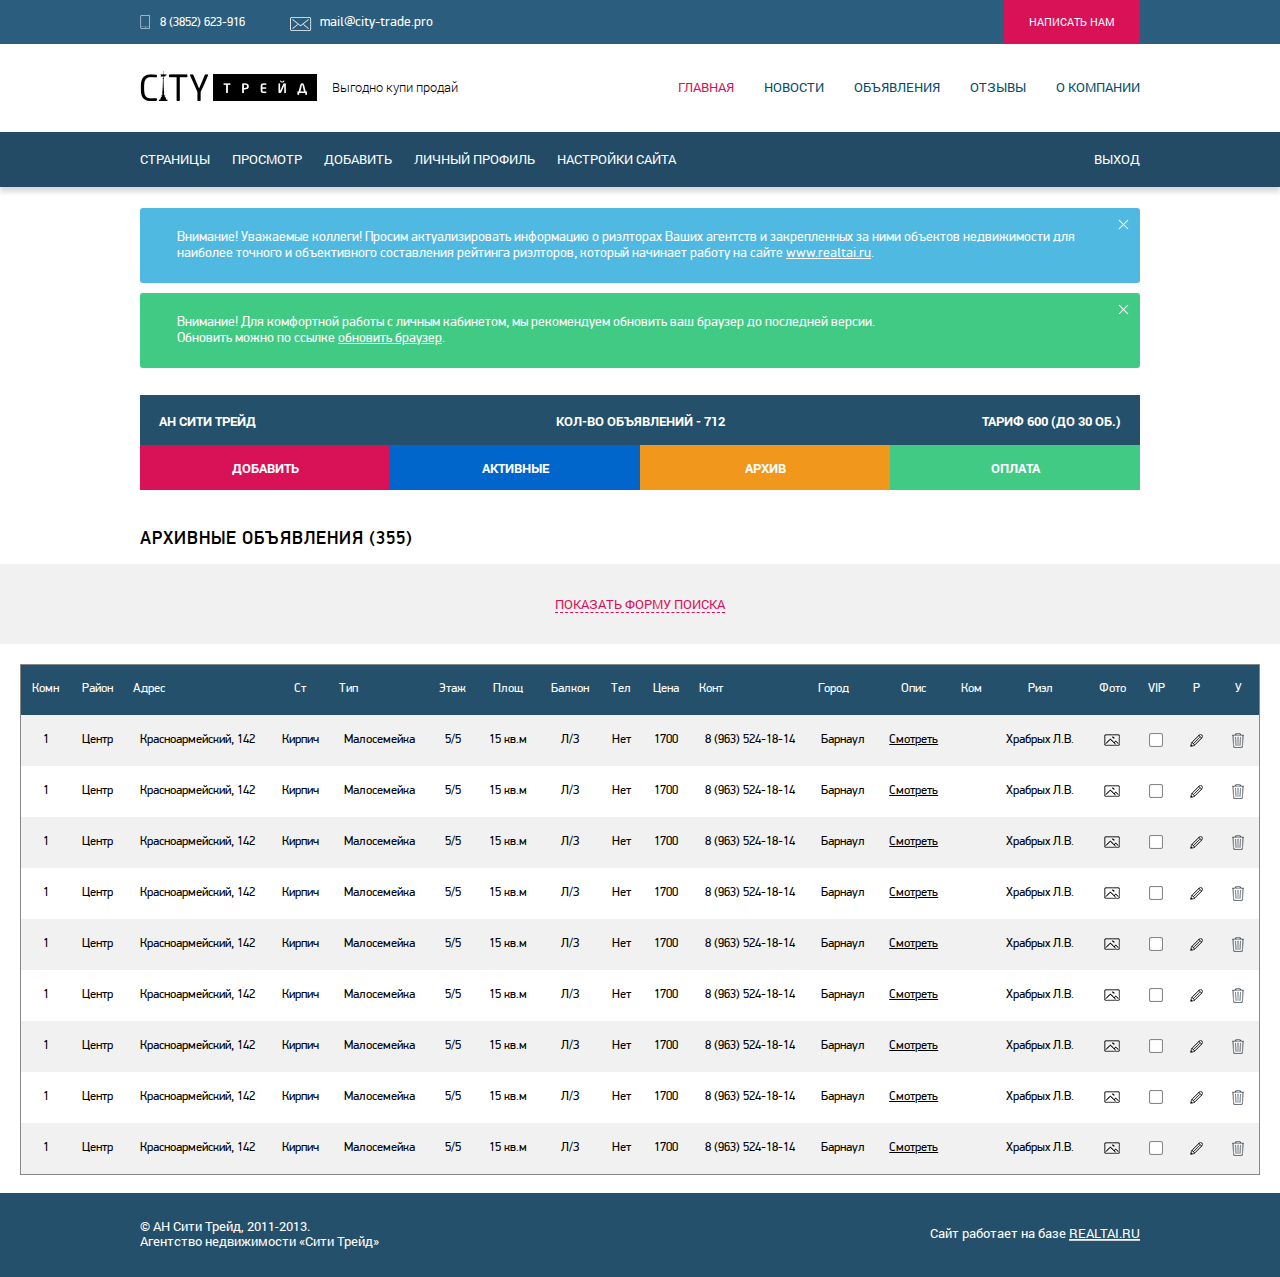
<file: lk-table.html>
﻿<!DOCTYPE html>
<html>
<head>
	<title>CITY трейд</title>
	<meta charset="utf-8">
	<meta name="viewport" content="width=1060, user-scalable=yes">
	<!--<link href="./favicon.ico" rel="shortcut icon">-->
	<link href="./css/style.css" rel="stylesheet">
	<script src="./js/jquery.js"></script>
	<!--[if IE 8]>
		<script src="http://html5shiv.googlecode.com/svn/trunk/html5.js"></script>
	<![endif]-->
</head>
<body>
	<div class="wrapper">
		<div class="panel-b">
			<ul>
				<li class="phone"><a href="tel:+73852623916">8 (3852) 623-916</a></li>
				<li class="email"><a href="mailto:">mail@city-trade.pro</a></li>
			</ul>
			<button>Написать нам</button>
		</div>
		<header>
			<img src="./img/logo.png" width="177" height="30" alt="">
			<p>Выгодно купи продай</p>
			<nav>
				<ul>
					<li class="active"><a href="#">Главная</a></li>
					<li><a href="#">Новости</a></li>
					<li><a href="#">Объявления</a></li>
					<li><a href="#">Отзывы</a></li>
					<li><a href="#">О Компании</a></li>
				</ul>
			</nav>
		</header>
		<div class="panel-admin">
			<div>
				<ul>
					<li><a href="#" data-open="pages">Страницы</a></li>
					<li>
						<a href="#">Просмотр</a>
						<ul>
							<li><a href="#">Новости</a></li>
							<li><a href="#">Отзывы</a></li>
							<li><a href="#">Сотрудники</a></li>
							<li><a href="#">Партнеры</a></li>
						</ul>
					</li>
					<li><a href="#">Добавить</a></li>
					<li><a href="#" data-open="profile">Личный профиль</a></li>
					<li><a href="#">Настройки сайта</a></li>
				</ul>
				<a href="#" class="exit">Выход</a>
			</div>
		</div>
		<div class="warning-c">
			<div class="type-blue">
				<span class="close-icon"></span>
				<p>Внимание! Уважаемые коллеги! Просим актуализировать информацию о риэлторах Ваших агентств и закрепленных за ними объектов недвижимости для наиболее точного и объективного составления рейтинга риэлторов, который начинает работу на сайте <a href="#">www.realtai.ru</a>.</p>
			</div>
			<div class="type-green">
				<span class="close-icon"></span>
				<p>Внимание! Для комфортной работы с личным кабинетом, мы рекомендуем обновить ваш браузер до последней версии.</p>
				<p>Обновить можно по ссылке <a href="#">обновить браузер</a>.</p>
			</div>
		</div>
		<div class="lk-b">
			<div class="head">
				<div>
					<p class="name">АН Сити Трейд</p>
					<p class="quantity">Кол-во объявлений - 712</p>
					<p class="tariff">Тариф 600 (до 30 об.)</p>
				</div>
				<ul>
					<li><a href="#" data-open="add">Добавить</a></li>
					<li><a href="#">Активные</a></li>
					<li><a href="#">Архив</a></li>
					<li><a href="#">Оплата</a></li>
				</ul>
			</div>
			<div class="core">
				<h1>Архивные объявления (355)</h1>
				<p class="search-show"><a href="#">Показать форму поиска</a></p>
				<table class="ads-table">
					<thead>
						<tr>
							<th>Комн</th>
							<th>Район</th>
							<th align="left">Адрес</th>
							<th>Ст</th>
							<th align="left">Тип</th>
							<th>Этаж</th>
							<th>Площ</th>
							<th>Балкон</th>
							<th>Тел</th>
							<th>Цена</th>
							<th align="left">Конт</th>
							<th align="left">Город</th>
							<th>Опис</th>
							<th>Ком</th>
							<th>Риэл</th>
							<th>Фото</th>
							<th>VIP</th>
							<th>Р</th>
							<th>У</th>
						</tr>
					</thead>
					<tbody>
						<tr>
							<td>1</td>
							<td>Центр</td>
							<td align="left">Красноармейский, 142</td>
							<td>Кирпич</td>
							<td align="left">Малосемейка</td>
							<td>5/5</td>
							<td>15 кв.м</td>
							<td>Л/З</td>
							<td>Нет</td>
							<td>1700</td>
							<td align="left">8 (963) 524-18-14</td>
							<td align="left">Барнаул</td>
							<td><a href="#">Смотреть</a></td>
							<td></td>
							<td>Храбрых Л.В.</td>
							<td><i class="photo-icon"></i></td>
							<td><input type="checkbox"></td>
							<td><i class="edit-icon"></i></td>
							<td><i class="remove-icon"></i></td>
						</tr>
						<tr>
							<td>1</td>
							<td>Центр</td>
							<td align="left">Красноармейский, 142</td>
							<td>Кирпич</td>
							<td align="left">Малосемейка</td>
							<td>5/5</td>
							<td>15 кв.м</td>
							<td>Л/З</td>
							<td>Нет</td>
							<td>1700</td>
							<td align="left">8 (963) 524-18-14</td>
							<td align="left">Барнаул</td>
							<td><a href="#">Смотреть</a></td>
							<td></td>
							<td>Храбрых Л.В.</td>
							<td><i class="photo-icon"></i></td>
							<td><input type="checkbox"></td>
							<td><i class="edit-icon"></i></td>
							<td><i class="remove-icon"></i></td>
						</tr>
						<tr>
							<td>1</td>
							<td>Центр</td>
							<td align="left">Красноармейский, 142</td>
							<td>Кирпич</td>
							<td align="left">Малосемейка</td>
							<td>5/5</td>
							<td>15 кв.м</td>
							<td>Л/З</td>
							<td>Нет</td>
							<td>1700</td>
							<td align="left">8 (963) 524-18-14</td>
							<td align="left">Барнаул</td>
							<td><a href="#">Смотреть</a></td>
							<td></td>
							<td>Храбрых Л.В.</td>
							<td><i class="photo-icon"></i></td>
							<td><input type="checkbox"></td>
							<td><i class="edit-icon"></i></td>
							<td><i class="remove-icon"></i></td>
						</tr>
						<tr>
							<td>1</td>
							<td>Центр</td>
							<td align="left">Красноармейский, 142</td>
							<td>Кирпич</td>
							<td align="left">Малосемейка</td>
							<td>5/5</td>
							<td>15 кв.м</td>
							<td>Л/З</td>
							<td>Нет</td>
							<td>1700</td>
							<td align="left">8 (963) 524-18-14</td>
							<td align="left">Барнаул</td>
							<td><a href="#">Смотреть</a></td>
							<td></td>
							<td>Храбрых Л.В.</td>
							<td><i class="photo-icon"></i></td>
							<td><input type="checkbox"></td>
							<td><i class="edit-icon"></i></td>
							<td><i class="remove-icon"></i></td>
						</tr>
						<tr>
							<td>1</td>
							<td>Центр</td>
							<td align="left">Красноармейский, 142</td>
							<td>Кирпич</td>
							<td align="left">Малосемейка</td>
							<td>5/5</td>
							<td>15 кв.м</td>
							<td>Л/З</td>
							<td>Нет</td>
							<td>1700</td>
							<td align="left">8 (963) 524-18-14</td>
							<td align="left">Барнаул</td>
							<td><a href="#">Смотреть</a></td>
							<td></td>
							<td>Храбрых Л.В.</td>
							<td><i class="photo-icon"></i></td>
							<td><input type="checkbox"></td>
							<td><i class="edit-icon"></i></td>
							<td><i class="remove-icon"></i></td>
						</tr>
						<tr>
							<td>1</td>
							<td>Центр</td>
							<td align="left">Красноармейский, 142</td>
							<td>Кирпич</td>
							<td align="left">Малосемейка</td>
							<td>5/5</td>
							<td>15 кв.м</td>
							<td>Л/З</td>
							<td>Нет</td>
							<td>1700</td>
							<td align="left">8 (963) 524-18-14</td>
							<td align="left">Барнаул</td>
							<td><a href="#">Смотреть</a></td>
							<td></td>
							<td>Храбрых Л.В.</td>
							<td><i class="photo-icon"></i></td>
							<td><input type="checkbox"></td>
							<td><i class="edit-icon"></i></td>
							<td><i class="remove-icon"></i></td>
						</tr>
						<tr>
							<td>1</td>
							<td>Центр</td>
							<td align="left">Красноармейский, 142</td>
							<td>Кирпич</td>
							<td align="left">Малосемейка</td>
							<td>5/5</td>
							<td>15 кв.м</td>
							<td>Л/З</td>
							<td>Нет</td>
							<td>1700</td>
							<td align="left">8 (963) 524-18-14</td>
							<td align="left">Барнаул</td>
							<td><a href="#">Смотреть</a></td>
							<td></td>
							<td>Храбрых Л.В.</td>
							<td><i class="photo-icon"></i></td>
							<td><input type="checkbox"></td>
							<td><i class="edit-icon"></i></td>
							<td><i class="remove-icon"></i></td>
						</tr>
						<tr>
							<td>1</td>
							<td>Центр</td>
							<td align="left">Красноармейский, 142</td>
							<td>Кирпич</td>
							<td align="left">Малосемейка</td>
							<td>5/5</td>
							<td>15 кв.м</td>
							<td>Л/З</td>
							<td>Нет</td>
							<td>1700</td>
							<td align="left">8 (963) 524-18-14</td>
							<td align="left">Барнаул</td>
							<td><a href="#">Смотреть</a></td>
							<td></td>
							<td>Храбрых Л.В.</td>
							<td><i class="photo-icon"></i></td>
							<td><input type="checkbox"></td>
							<td><i class="edit-icon"></i></td>
							<td><i class="remove-icon"></i></td>
						</tr>
						<tr>
							<td>1</td>
							<td>Центр</td>
							<td align="left">Красноармейский, 142</td>
							<td>Кирпич</td>
							<td align="left">Малосемейка</td>
							<td>5/5</td>
							<td>15 кв.м</td>
							<td>Л/З</td>
							<td>Нет</td>
							<td>1700</td>
							<td align="left">8 (963) 524-18-14</td>
							<td align="left">Барнаул</td>
							<td><a href="#">Смотреть</a></td>
							<td></td>
							<td>Храбрых Л.В.</td>
							<td><i class="photo-icon"></i></td>
							<td><input type="checkbox"></td>
							<td><i class="edit-icon"></i></td>
							<td><i class="remove-icon"></i></td>
						</tr>
					</tbody>
				</table>
			</div>
		</div>
		<div class="clear"></div>
	</div>
	<footer>
		<div>
			<p>© АН Сити Трейд, 2011-2013.</p>
			<p>Агентство недвижимости «Сити Трейд»</p>
		</div>
		<p>Сайт работает на базе <a href="#">REALTAI.RU</a></p>
	</footer>
	<div class="fade"></div>
	<div class="modal" data-target="profile">
		<span class="close-icon"></span>
		<h3>Личный профиль</h3>
		<div class="form-e">
			<p><span>Ф.И.О сотрудника: <em>*</em></span><input type="text"></p>
			<p><span>День рождение:</span><input type="text"></p>
			<p><span>Email: <em>*</em></span><input type="text"></p>
			<p><span>Телефон: <em>*</em></span><input type="text"></p>
			<p><span>Описание: <em>*</em></span><input type="text"></p>
			<p><span>Опыт работы:</span><input type="text"></p>
			<p><span>Образование:</span><input type="text"></p>
			<p><span>Участвовать в рейтинге:</span><input type="text"></p>
			<p><span>Фотография сотрудника: <em>*</em></span><input type="text"></p>
			<button>Сохранить</button>
		</div>
	</div>
	<div class="pages-modal" data-target="pages">
		<span class="close-icon"></span>
		<h3>Страницы сайта</h3>
		<table>
			<thead>
				<tr>
					<th>#</th>
					<th>Название</th>
					<th>Редактировать</th>
				</tr>
			</thead>
			<tbody>
				<tr>
					<td>1</td>
					<td>Архивные объявления</td>
					<td><a href="#" class="edit">Редактировать</a></td>
				</tr>
				<tr>
					<td>2</td>
					<td>Новости</td>
					<td><a href="#" class="edit">Редактировать</a></td>
				</tr>
				<tr>
					<td>3</td>
					<td>Объявления</td>
					<td><a href="#" class="edit">Редактировать</a></td>
				</tr>
				<tr>
					<td>4</td>
					<td>Оплата</td>
					<td><a href="#" class="edit">Редактировать</a></td>
				</tr>
			<tbody>
		</table>
	</div>
	<div class="add-modal" data-target="add">
		<span class="close"></span>
		<h3>Добавление объявлений</h3>
		<div class="form-e">
			<p>
				<span>Тип объявления:</span>
				<select>
					<option>Квартиры</option>
					<option>Квартиры</option>
				</select>
			</p>
			<p>
				<span>Риелтор:</span>
				<select>
					<option>Мальцева Евгения Сергеевна</option>
					<option>Мальцева Евгения Сергеевна</option>
				</select>
			</p>
			<p>
				<span class="wide-1">
					<span>Город: <em>*</em></span>
					<select>
						<option>Камень-на-Оби</option>
						<option>Камень-на-Оби</option>
					</select>
				</span>
				<span class="wide-1">
					<span>Район: <em>*</em></span>
					<select>
						<option>Центр</option>
						<option>Центр</option>
					</select>
				</span>
				<span class="wide-1">
					<span>Улица: <em>*</em></span>
					<select>
						<option>ул. Пушкина</option>
						<option>ул. Пушкина</option>
					</select>
				</span>
				<span class="wide-2">
					<span>Дом: <em>*</em></span>
					<input type="text" value="115">
				</span>
			</p>
			<p>
				<span>Количество комнат:</span>
				<select>
					<option>5+</option>
					<option>4</option>
				</select>
			</p>
			<p>
				<span class="wide-1">
					<span>Тип:</span>
					<select>
						<option>Гостинки</option>
						<option>Гостинки</option>
					</select>
				</span>
				<span class="wide-1">
					<span>Стены:</span>
					<select>
						<option>Кирпич</option>
						<option>Кирпич</option>
					</select>
				</span>
				<span class="wide-1">
					<span>Этаж:</span>
					<input type="text" value="4">
				</span>
				<span class="wide-2">
					<span>Площадь:</span>
					<input type="text" value="47 кв.м.">
				</span>
			</p>
			<p>
				<span>Балкон:</span>
				<input type="text" value="Нет">
			</p>
			<p>
				<span>Телефон:</span>
				<select>
					<option>Нет</option>
					<option>Да</option>
				</select>
			</p>
			<p>
				<span>Примечание:</span>
				<textarea cols="100" rows="4" value="Изолированные, хорошее состояние,деревянные окна, с/узел раздельный, центральное водоснабжение, отопление и канализация,рядом школа, д/сад, ТОРГ!!!"></textarea>
			</p>
			<p>
				<span>Цена (тыс. руб.): <em>*</em></span>
				<input type="text" value="480">
			</p>
			<p>
				<span>Контактный телефон:</span>
				<input type="text" value="623-916, 8 (962) 793-78-82">
			</p>
			<p>
				<span>Примечание:</span>
				<textarea cols="100" rows="4" value="Изолированные, хорошее состояние,деревянные окна, с/узел раздельный, центральное водоснабжение, отопление и канализация,рядом школа, д/сад, ТОРГ!!!"></textarea>
			</p>
			<p>
				<span class="wide-3">
					<span>Фото 1:</span>
					<em class="upload">Выбрать файл</em>
					<input type="file">
				</span>
				<span class="wide-3">
					<span>Фото 2:</span>
					<em class="upload">Выбрать файл</em>
					<input type="file">
				</span>
				<span class="wide-3">
					<span>Фото 3:</span>
					<em class="upload">Выбрать файл</em>
					<input type="file">
				</span>
				<span class="wide-3">
					<span>Фото 4:</span>
					<em class="upload">Выбрать файл</em>
					<input type="file">
				</span>
			</p>
			<button>Сохранить</button>
		</div>
	</div>
	<script src="./js/slick.js"></script>
	<script src="./js/uniform.js"></script>
	<script src="./js/dynamic.js"></script>
</body>
</html>
</file>
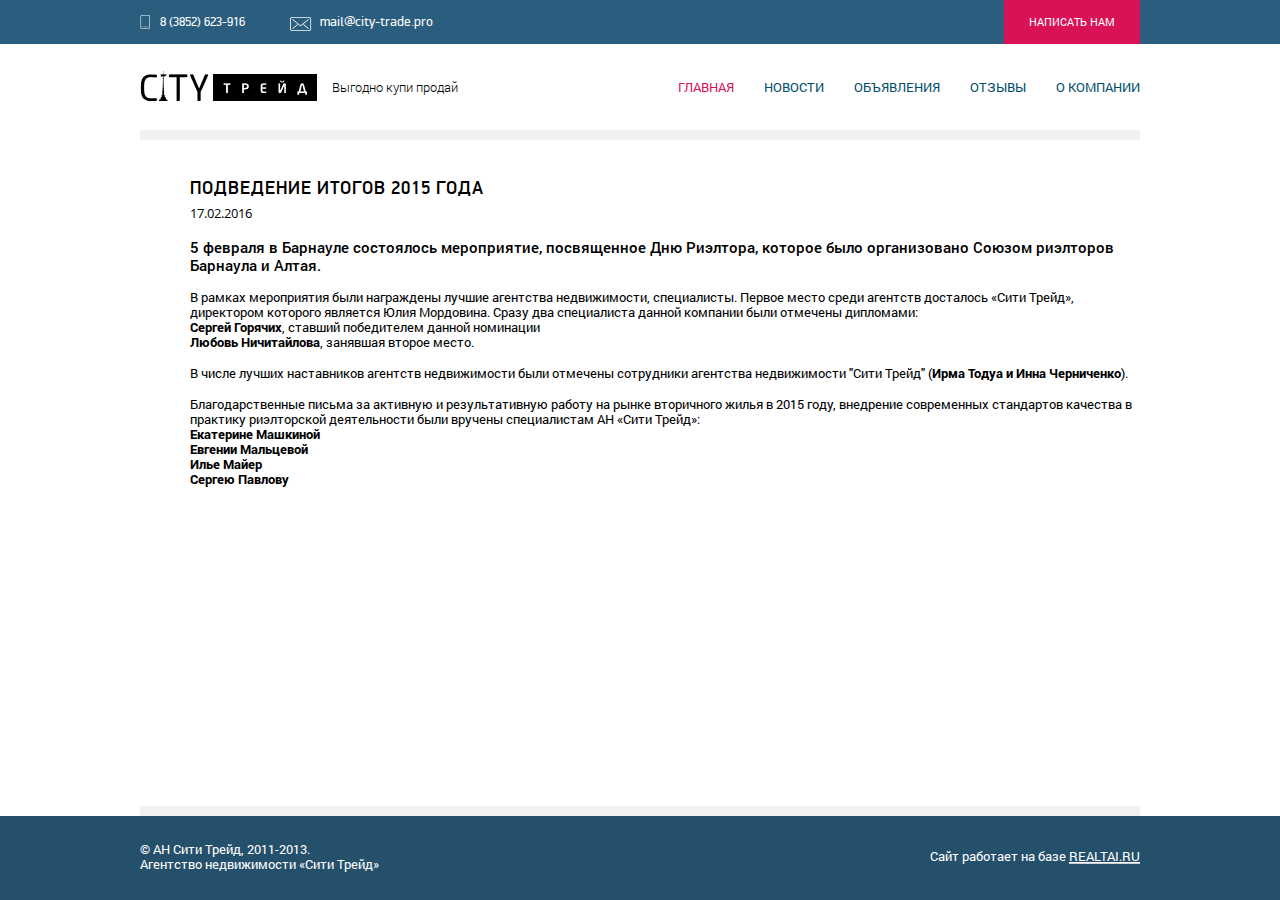
<file: news-page.html>
﻿<!DOCTYPE html>
<html>
<head>
	<title>CITY трейд</title>
	<meta charset="utf-8">
	<meta name="viewport" content="width=1060, user-scalable=yes">
	<!--<link href="./favicon.ico" rel="shortcut icon">-->
	<link href="./css/style.css" rel="stylesheet">
	<script src="./js/jquery.js"></script>
	<!--[if IE 8]>
		<script src="http://html5shiv.googlecode.com/svn/trunk/html5.js"></script>
	<![endif]-->
</head>
<body class="inner">
	<div class="wrapper">
		<div class="panel-b">
			<ul>
				<li class="phone"><a href="tel:+73852623916">8 (3852) 623-916</a></li>
				<li class="email"><a href="mailto:">mail@city-trade.pro</a></li>
			</ul>
			<button>Написать нам</button>
		</div>
		<header>
			<img src="./img/logo.png" width="177" height="30" alt="">
			<p>Выгодно купи продай</p>
			<nav>
				<ul>
					<li class="active"><a href="#">Главная</a></li>
					<li><a href="#">Новости</a></li>
					<li><a href="#">Объявления</a></li>
					<li><a href="#">Отзывы</a></li>
					<li><a href="#">О Компании</a></li>
				</ul>
			</nav>
		</header>
		<div class="content-b">
			<h1>Подведение итогов 2015 года</h1>
			<div class="new-i">
				<h6>17.02.2016</h6>
				<h4>5 февраля в Барнауле состоялось мероприятие, посвященное Дню Риэлтора, которое было организовано Союзом риэлторов Барнаула и Алтая.</h4>
				<p>В рамках мероприятия были награждены лучшие агентства недвижимости, специалисты. Первое место среди агентств досталось «Сити Трейд», директором которого является Юлия Мордовина. Сразу два специалиста данной компании были отмечены дипломами:<br> 
				<strong>Сергей Горячих</strong>, ставший победителем данной номинации<br>
				<strong>Любовь Ничитайлова</strong>, занявшая второе место.</p>
				<p>В числе лучших наставников агентств недвижимости были отмечены  сотрудники агентства недвижимости "Сити Трейд"  (<strong>Ирма Тодуа и Инна Черниченко</strong>).</p>
				<p>Благодарственные письма за активную и результативную работу на рынке вторичного жилья в 2015 году, внедрение современных стандартов качества в практику риэлторской деятельности были вручены специалистам АН «Сити Трейд»:<br> 
				<strong>Екатерине Машкиной</strong><br> 
				<strong>Евгении Мальцевой</strong><br> 
				<strong>Илье Майер</strong><br> 
				<strong>Сергею Павлову</strong></p>
			</div>
		</div>
		<div class="clear"></div>
	</div>
	<footer>
		<div>
			<p>© АН Сити Трейд, 2011-2013.</p>
			<p>Агентство недвижимости «Сити Трейд»</p>
		</div>
		<p>Сайт работает на базе <a href="#">REALTAI.RU</a></p>
	</footer>
	<script src="./js/slick.js"></script>
	<script src="./js/uniform.js"></script>
	<script src="./js/dynamic.js"></script>
</body>
</html>
</file>
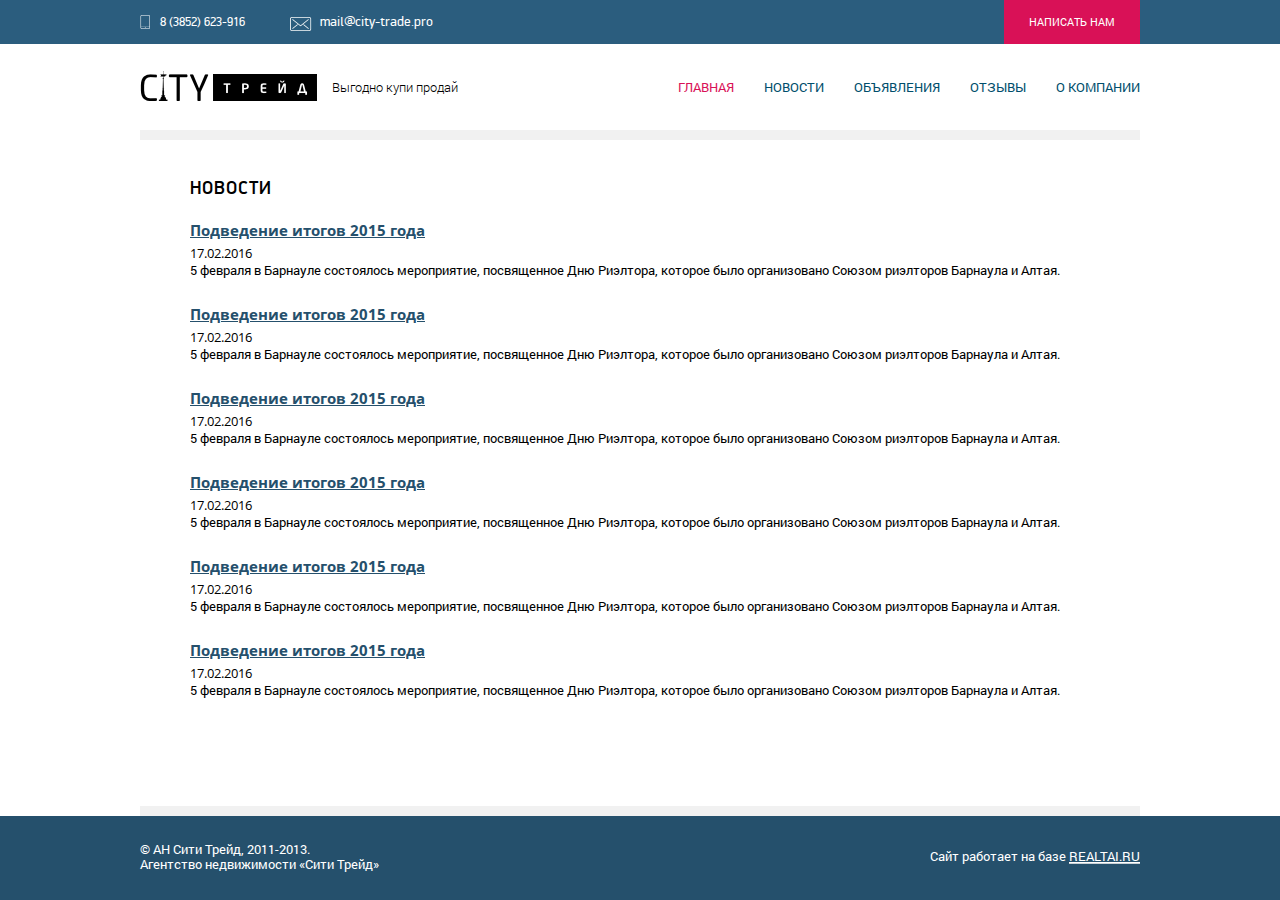
<file: news.html>
﻿<!DOCTYPE html>
<html>
<head>
	<title>CITY трейд</title>
	<meta charset="utf-8">
	<meta name="viewport" content="width=1060, user-scalable=yes">
	<!--<link href="./favicon.ico" rel="shortcut icon">-->
	<link href="./css/style.css" rel="stylesheet">
	<script src="./js/jquery.js"></script>
	<!--[if IE 8]>
		<script src="http://html5shiv.googlecode.com/svn/trunk/html5.js"></script>
	<![endif]-->
</head>
<body class="inner">
	<div class="wrapper">
		<div class="panel-b">
			<ul>
				<li class="phone"><a href="tel:+73852623916">8 (3852) 623-916</a></li>
				<li class="email"><a href="mailto:">mail@city-trade.pro</a></li>
			</ul>
			<button>Написать нам</button>
		</div>
		<header>
			<img src="./img/logo.png" width="177" height="30" alt="">
			<p>Выгодно купи продай</p>
			<nav>
				<ul>
					<li class="active"><a href="#">Главная</a></li>
					<li><a href="#">Новости</a></li>
					<li><a href="#">Объявления</a></li>
					<li><a href="#">Отзывы</a></li>
					<li><a href="#">О Компании</a></li>
				</ul>
			</nav>
		</header>
		<div class="content-b">
			<h1>Новости</h1>
			<ul class="news-b">
				<li>
					<h3><a href="#">Подведение итогов 2015 года</a></h3>
					<h6>17.02.2016</h6>
					<p>5 февраля в Барнауле состоялось мероприятие, посвященное Дню Риэлтора, которое было организовано Союзом риэлторов Барнаула и Алтая.</p>
				</li>
				<li>
					<h3><a href="#">Подведение итогов 2015 года</a></h3>
					<h6>17.02.2016</h6>
					<p>5 февраля в Барнауле состоялось мероприятие, посвященное Дню Риэлтора, которое было организовано Союзом риэлторов Барнаула и Алтая.</p>
				</li>
				<li>
					<h3><a href="#">Подведение итогов 2015 года</a></h3>
					<h6>17.02.2016</h6>
					<p>5 февраля в Барнауле состоялось мероприятие, посвященное Дню Риэлтора, которое было организовано Союзом риэлторов Барнаула и Алтая.</p>
				</li>
				<li>
					<h3><a href="#">Подведение итогов 2015 года</a></h3>
					<h6>17.02.2016</h6>
					<p>5 февраля в Барнауле состоялось мероприятие, посвященное Дню Риэлтора, которое было организовано Союзом риэлторов Барнаула и Алтая.</p>
				</li>
				<li>
					<h3><a href="#">Подведение итогов 2015 года</a></h3>
					<h6>17.02.2016</h6>
					<p>5 февраля в Барнауле состоялось мероприятие, посвященное Дню Риэлтора, которое было организовано Союзом риэлторов Барнаула и Алтая.</p>
				</li>
				<li>
					<h3><a href="#">Подведение итогов 2015 года</a></h3>
					<h6>17.02.2016</h6>
					<p>5 февраля в Барнауле состоялось мероприятие, посвященное Дню Риэлтора, которое было организовано Союзом риэлторов Барнаула и Алтая.</p>
				</li>
			</ul>
		</div>
		<div class="clear"></div>
	</div>
	<footer>
		<div>
			<p>© АН Сити Трейд, 2011-2013.</p>
			<p>Агентство недвижимости «Сити Трейд»</p>
		</div>
		<p>Сайт работает на базе <a href="#">REALTAI.RU</a></p>
	</footer>
	<script src="./js/slick.js"></script>
	<script src="./js/uniform.js"></script>
	<script src="./js/dynamic.js"></script>
</body>
</html>
</file>
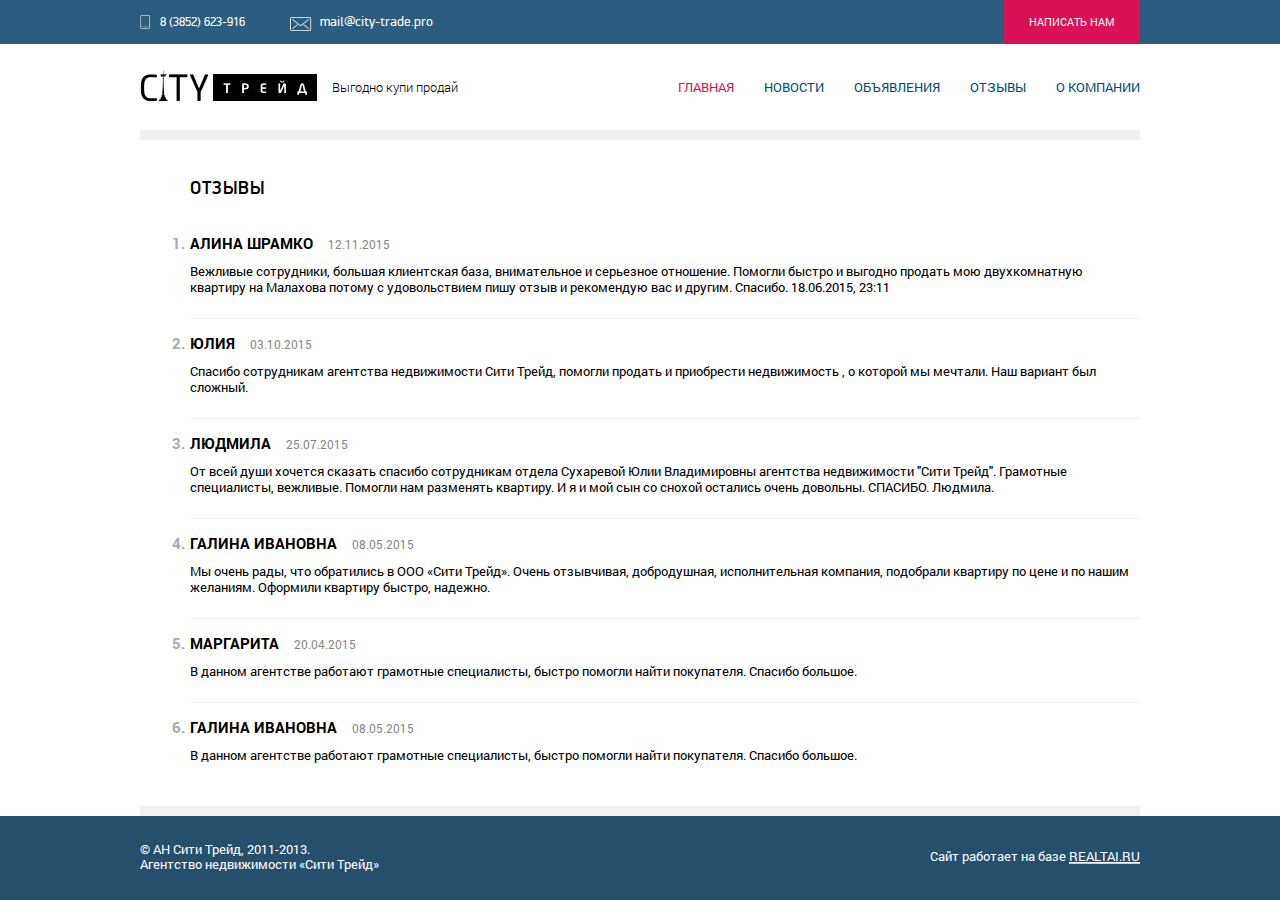
<file: reviews.html>
﻿<!DOCTYPE html>
<html>
<head>
	<title>CITY трейд</title>
	<meta charset="utf-8">
	<meta name="viewport" content="width=1060, user-scalable=yes">
	<!--<link href="./favicon.ico" rel="shortcut icon">-->
	<link href="./css/style.css" rel="stylesheet">
	<script src="./js/jquery.js"></script>
	<!--[if IE 8]>
		<script src="http://html5shiv.googlecode.com/svn/trunk/html5.js"></script>
	<![endif]-->
</head>
<body class="inner">
	<div class="wrapper">
		<div class="panel-b">
			<ul>
				<li class="phone"><a href="tel:+73852623916">8 (3852) 623-916</a></li>
				<li class="email"><a href="mailto:">mail@city-trade.pro</a></li>
			</ul>
			<button>Написать нам</button>
		</div>
		<header>
			<img src="./img/logo.png" width="177" height="30" alt="">
			<p>Выгодно купи продай</p>
			<nav>
				<ul>
					<li class="active"><a href="#">Главная</a></li>
					<li><a href="#">Новости</a></li>
					<li><a href="#">Объявления</a></li>
					<li><a href="#">Отзывы</a></li>
					<li><a href="#">О Компании</a></li>
				</ul>
			</nav>
		</header>
		<div class="content-b">
			<h1>Отзывы</h1>
			<ul class="reviews-b">
				<li>
					<h6>1.</h6>
					<h3>Алина Шрамко<span>12.11.2015</span></h3>
					<p>Вежливые сотрудники, большая клиентская база, внимательное и серьезное отношение. Помогли быстро и выгодно продать мою двухкомнатную квартиру на Малахова потому с удовольствием пишу отзыв и рекомендую вас и другим. Спасибо. 18.06.2015, 23:11</p>
				</li>
				<li>
					<h6>2.</h6>
					<h3>Юлия<span>03.10.2015</span></h3>
					<p>Спасибо сотрудникам агентства недвижимости Сити Трейд, помогли продать и приобрести недвижимость , о которой мы мечтали. Наш вариант был сложный.</p>
				</li>
				<li>
					<h6>3.</h6>
					<h3>Людмила<span>25.07.2015</span></h3>
					<p>От всей души хочется сказать спасибо сотрудникам отдела Сухаревой Юлии Владимировны агентства недвижимости "Сити Трейд". Грамотные специалисты, вежливые. Помогли нам разменять квартиру. И я и мой сын со снохой остались очень довольны. СПАСИБО. Людмила.</p>
				</li>
				<li>
					<h6>4.</h6>
					<h3>Галина Ивановна<span>08.05.2015</span></h3>
					<p>Мы очень рады, что обратились в ООО «Сити Трейд». Очень отзывчивая, добродушная, исполнительная компания, подобрали квартиру по цене и по нашим желаниям. Оформили квартиру быстро, надежно.</p>
				</li>
				<li>
					<h6>5.</h6>
					<h3>Маргарита<span>20.04.2015</span></h3>
					<p>В данном агентстве работают грамотные специалисты, быстро помогли найти покупателя. Спасибо большое.</p>
				</li>
				<li>
					<h6>6.</h6>
					<h3>Галина Ивановна<span>08.05.2015</span></h3>
					<p>В данном агентстве работают грамотные специалисты, быстро помогли найти покупателя. Спасибо большое.</p>
				</li>
			</ul>
		</div>
		<div class="clear"></div>
	</div>
	<footer>
		<div>
			<p>© АН Сити Трейд, 2011-2013.</p>
			<p>Агентство недвижимости «Сити Трейд»</p>
		</div>
		<p>Сайт работает на базе <a href="#">REALTAI.RU</a></p>
	</footer>
	<script src="./js/slick.js"></script>
	<script src="./js/uniform.js"></script>
	<script src="./js/dynamic.js"></script>
</body>
</html>
</file>
<file: css/style.css>
﻿/* Fonts */

@font-face {
    font-family:'Roboto';
    src:url('../fonts/roboto.eot');
    src:url('../fonts/roboto.eot?#iefix') format('embedded-opentype'),
        url('../fonts/roboto.woff') format('woff'),
        url('../fonts/roboto.ttf') format('truetype');
    font-weight:normal;
    font-style:normal;
}
@font-face {
    font-family:'Roboto';
    src:url('../fonts/robotol.eot');
    src:url('../fonts/robotol.eot?#iefix') format('embedded-opentype'),
        url('../fonts/robotol.woff') format('woff'),
        url('../fonts/robotol.ttf') format('truetype');
    font-weight:300;
    font-style:normal;
}
@font-face {
    font-family:'Roboto';
    src:url('../fonts/robotom.eot');
    src:url('../fonts/robotom.eot?#iefix') format('embedded-opentype'),
        url('../fonts/robotom.woff') format('woff'),
        url('../fonts/robotom.ttf') format('truetype');
    font-weight:500;
    font-style:normal;
}
@font-face {
    font-family:'Roboto';
    src:url('../fonts/robotob.eot');
    src:url('../fonts/robotob.eot?#iefix') format('embedded-opentype'),
        url('../fonts/robotob.woff') format('woff'),
        url('../fonts/robotob.ttf') format('truetype');
    font-weight:bold;
    font-style:normal;
}
@font-face {
    font-family:'Open Sans';
    src:url('../fonts/opensans.eot');
    src:url('../fonts/opensans.eot?#iefix') format('embedded-opentype'),
        url('../fonts/opensans.woff') format('woff'),
        url('../fonts/opensans.ttf') format('truetype');
    font-weight:normal;
    font-style:normal;
}
@font-face {
    font-family:'Open Sans';
    src:url('../fonts/opensansb.eot');
    src:url('../fonts/opensansb.eot?#iefix') format('embedded-opentype'),
        url('../fonts/opensansb.woff') format('woff'),
        url('../fonts/opensansb.ttf') format('truetype');
    font-weight:bold;
    font-style:normal;
}
@font-face {
    font-family:'PD Din Display Pro';
    src:url('../fonts/pfdindisplaypro.eot');
    src:url('../fonts/pfdindisplaypro.eot?#iefix') format('embedded-opentype'),
        url('../fonts/pfdindisplaypro.woff') format('woff'),
        url('../fonts/pfdindisplaypro.ttf') format('truetype');
    font-weight:normal;
    font-style:normal;
}
@font-face {
    font-family:'PD Din Display Pro';
    src:url('../fonts/pfdindisplayprom.eot');
    src:url('../fonts/pfdindisplayprom.eot?#iefix') format('embedded-opentype'),
        url('../fonts/pfdindisplayprom.woff') format('woff'),
        url('../fonts/pfdindisplayprom.ttf') format('truetype');
    font-weight:500;
    font-style:normal;
}
@font-face {
    font-family:'Gotham Pro';
    src:url('../fonts/gothampro.eot');
    src:url('../fonts/gothampro.eot?#iefix') format('embedded-opentype'),
        url('../fonts/gothampro.woff') format('woff'),
        url('../fonts/gothampro.ttf') format('truetype');
    font-weight:normal;
    font-style:normal;
}
@font-face {
    font-family:'Gotham Pro';
    src:url('../fonts/gothamprob.eot');
    src:url('../fonts/gothamprob.eot?#iefix') format('embedded-opentype'),
        url('../fonts/gothamprob.woff') format('woff'),
        url('../fonts/gothamprob.ttf') format('truetype');
    font-weight:bold;
    font-style:normal;
}

/* Default */

html {
	height:100%;
}
body {
	width:100%;
	min-width:1040px;
	height:100%;
	color:#000000;
	font-size:12px;
	line-height:16px;
    font-family:'Roboto', sans-serif;
	padding:0;
	margin:0;
	background:#ffffff;
	-webkit-tap-highlight-color:transparent;
}
p {
	text-indent:0;
	padding:0;
	margin:0 0 16px;
}
table {
	margin:0 0 16px;
	border-collapse:collapse;
}
table td {
	padding:0;
}
:focus {
	outline:none;
}
img {
	padding:0;
	margin:0;
	border:0;
}
a {
	color:#004e6c;
	text-decoration:underline;
}
a:hover {
	text-decoration:none;
}
form {
	margin:0;
}
ul {
	margin:0 0 10px 16px;
	padding:0;
}
ul li {
	padding:0;
	list-style:none;
}
ol {
	margin:0 0 10px 18px;
	padding:0;
}
* +html ol {
	padding:0 0 0 5px;
}
ol li {
	padding:0 0 0 16px;
}
input, select, textarea {
	color:#000000;
	font-size:12px;
    font-family:'Roboto', sans-serif;
	padding:0;
	margin:0;
	background:none;
	border:0;
	-webkit-box-shadow:border-box;
	box-sizing:border-box;
}
textarea {
	overflow:auto;
}
button {
    font-family:'Roboto', sans-serif;
	margin:0;
	border:0;
	-webkit-box-shadow:border-box;
	box-sizing:border-box;
}
button::-moz-focus-inner {
	padding:0;
	border:0;
}
::-webkit-input-placeholder  {
	color:#888888;
}
:-moz-placeholder {
	color:#888888;
}
::-moz-placeholder {
	color:#888888;
}
:-ms-input-placeholder {
	color:#888888;
}
.wrapper {
	position:relative;
	min-width:1000px;
	min-height:100%;
	margin:0 auto;
}
div.checker,div.radio{position:relative}div.checker,div.checker input,div.checker span,div.radio,div.radio input,div.radio span{width:14px;height:14px;cursor:pointer}div.checker input,div.radio input{filter:alpha(opacity=0);border:none}div.checker span,div.radio input,div.radio span{zoom:1;text-align:center}div.button,div.button span,div.checker span,div.radio span,div.selector,div.selector span,div.uploader,div.uploader span.action{-webkit-font-smoothing:antialiased}div.button,div.checker,div.radio,div.selector,div.uploader{display:-moz-inline-box;display:inline-block;zoom:1;vertical-align:middle}div.button:focus,div.checker:focus,div.radio:focus,div.selector:focus,div.uploader:focus{outline:0}div.button,div.button *,div.checker,div.checker *,div.radio,div.radio *,div.selector,div.selector *,div.uploader,div.uploader *{margin:0;padding:0}div.checker span{display:-moz-inline-box;display:inline-block;background:url(../img/checker-icon.png) center top no-repeat}div.checker span.checked{background-position:center -14px}div.checker input{opacity:0;-moz-opacity:0;background:0 0;display:-moz-inline-box;display:inline-block;zoom:1}div.radio span{display:-moz-inline-box;display:inline-block;background:url(../img/radio-icon.png) center top no-repeat}div.radio span.checked{background-position:0 -14px}div.radio input{opacity:0;-moz-opacity:0;background:0 0;display:-moz-inline-box;display:inline-block}
.slick-list,.slick-slider,.slick-track{position:relative;display:block}.slick-loading .slick-slide,.slick-loading .slick-track{visibility:hidden}.slick-slider{-moz-box-sizing:border-box;box-sizing:border-box;-webkit-user-select:none;-moz-user-select:none;-ms-user-select:none;user-select:none;-webkit-touch-callout:none;-khtml-user-select:none;-ms-touch-action:pan-y;touch-action:pan-y;-webkit-tap-highlight-color:transparent}.slick-list{overflow:hidden;margin:0;padding:0}.slick-list:focus{outline:0}.slick-list.dragging{cursor:pointer;cursor:hand}.slick-slider .slick-list,.slick-slider .slick-track{-webkit-transform:translate3d(0,0,0);-moz-transform:translate3d(0,0,0);-ms-transform:translate3d(0,0,0);-o-transform:translate3d(0,0,0);transform:translate3d(0,0,0)}.slick-track{top:0;left:0}.slick-track:after,.slick-track:before{display:table;content:''}.slick-track:after{clear:both}.slick-slide{display:none;float:left;height:100%;min-height:1px}[dir=rtl] .slick-slide{float:right}.slick-slide img{display:block}.slick-slide.slick-loading img{display:none}.slick-slide.dragging img{pointer-events:none}.slick-initialized .slick-slide{display:block}.slick-vertical .slick-slide{display:block;height:auto;border:1px solid transparent}.slick-arrow.slick-hidden{display:none}

/* Core */

.panel-b {
	position:relative;
	height:44px;
	color:#ffffff;
    font-family:'PD Din Display Pro', sans-serif;
	background:#2b5d7e;
}
.panel-b a {
	color:#ffffff;
	text-decoration:none;
}
.panel-b ul {
	position:absolute;
	left:50%;
	top:15px;
	margin:0 0 0 -500px;
}
.panel-b ul li {
	position:relative;
	float:left;
	font-size:12px;
	line-height:16px;
	margin:0 0 0 45px;
}
.panel-b ul li:first-child {
	margin-left:0;
}
.panel-b ul li.phone {
	padding-left:20px;
}
.panel-b ul li.phone:before {
	content:url('../img/phone-icon.png');
	position:absolute;
	left:0;
	top:0;
}
.panel-b ul li.email {
	font-size:13px;
	padding-left:30px;
}
.panel-b ul li.email:before {
	content:url('../img/email-icon.png');
	position:absolute;
	left:0;
	top:2px;
}
.panel-b button {
	position:absolute;
	right:50%;
	color:#ffffff;
	font-size:11px;
	line-height:14px;
	text-transform:uppercase;
	cursor:pointer;
	padding:15px 25px;
	margin:0 -500px 0 0;
	background:#d91157;
}
header {
	position:relative;
	height:88px;
}
header img {
	position:absolute;
	left:50%;
	top:27px;
	margin-left:-500px;
}
header p {
	position:absolute;
	left:50%;
	top:35px;
	font-size:13px;
	line-height:16px;
	font-weight:300;
	margin:0 0 0 -308px;
}
header nav {
	position:absolute;
	right:50%;
	margin:0 -500px 0 0;
}
header nav ul {
	margin:0;
}
header nav ul li {
	float:left;
	margin:0 0 0 30px;
}
header nav ul li:first-child {
	margin-left:0;
}
header nav ul li a {
	display:block;
	font-size:13px;
	line-height:16px;
	text-decoration:none;
	text-transform:uppercase;
	padding:35px 0 37px;
}
header nav ul li a:hover, header nav ul li.active a {
	color:#d91157;
}
.filter-b {
	background:#f1f1f1;
}
.filter-b > div {
	width:1000px;
	text-align:center;
	padding:24px 0 10px;
	margin:0 auto;
}
.filter-b .nav {
	overflow:hidden;
	position:relative;
	text-align:left;
	white-space:nowrap;
	margin:0 0 31px;
	border-bottom:1px solid #888888;
}
.filter-b .nav li {
	display:inline-block;
	vertical-align:top;
	margin:0 -3px 0 0;
}
.filter-b .nav li a {
	display:block;
	font-size:13px;
	line-height:16px;
	text-decoration:none;
	text-transform:uppercase;
	padding:13px 26px 11px;
}
.filter-b .nav li a:hover {
	color:#d91157;
}
.filter-b .nav li.active a {
	color:#ffffff;
	background:#d91157;
}
.filter-b button {
	width:270px;
	color:#ffffff;
	font-size:13px;
	line-height:16px;
	text-transform:uppercase;
	cursor:pointer;
	padding:9px 20px;
	margin:0 0 10px;
	background:#d91157;
	-webkit-border-radius:2px;
	border-radius:2px;
}
.filter-b .form {
	width:570px;
	margin:0 auto 18px;
}
.filter-b .form input, .filter-b .form select {
	width:270px;
	font-size:13px;
	padding:8px 17px;
	margin:0 4px 10px;
	background:#ffffff;
	-webkit-border-radius:2px;
	border-radius:2px;
}
.filter-b .form select {
	padding:7px 13px;
	margin:0 4px 10px;
}
select option:disabled {
    display:none;
}
.filter-b .form > div {
	height:16px;
	color:#8f8f8f;
	margin:7px 10px 17px;
}
.filter-b .form .rooms {
	float:left;
}
.filter-b .form p {
	display:inline-block;
	vertical-align:top;
	margin:0 3px 0 0;
}
.filter-b .form ul {
	display:inline-block;
	vertical-align:top;
	margin:0 0 0 4px;
}
.filter-b .form ul li {
	display:inline-block;
	vertical-align:top;
	margin:0 0 0 12px;
}
.filter-b .form ul li:first-child {
	margin-left:0;
}
.filter-b .form label {
	position:relative;
	display:inline-block;
	vertical-align:top;
	cursor:pointer;
	padding:0 0 0 21px;
}
.filter-b .form .checker {
	position:absolute;
	left:0;
	top:1px;
}
.filter-b .form .photo {
	position:relative;
	float:right;
	display:block;
	padding:0 0 0 20px;
}
.agency-b {
	width:1000px;
	padding:36px 0 11px;
	margin:0 auto;
}
h2 {
	font-size:18px;
	line-height:22px;
	font-weight:500;
	text-transform:uppercase;
	padding:0;
	margin:0 0 26px;
}
h2 .more {
	display:inline-block;
	color:#d91157;
	font-size:10px;
	line-height:12px;
	font-weight:500;
	vertical-align:top;
	margin:6px 0 0 13px;
}
h2 .more {
	text-decoration:none;
}
h2 .more:hover {
	text-decoration:underline;
}
.agency-b > div {
	clear:both;
	overflow:hidden;
	padding:0 0 9px;
}
.agency-b .lc {
	float:left;
	width:300px;
	min-height:168px;
	padding:16px 0 12px 24px;
	border-left:5px solid #d91157;
}
.agency-b .lc img {
	margin:0 0 20px;
}
.agency-b .lc h3 {
	font-size:20px;
	line-height:24px;
	text-transform:uppercase;
	padding:0;
	margin:0 0 6px;
}
.agency-b .lc p {
	font-size:15px;
	line-height:19px;
	margin:0 0 6px;
}
.agency-b .lc p a {
	text-decoration:none;
}
.agency-b .lc p a:hover {
	text-decoration:underline;
}
.agency-b .rc {
	position:relative;
	float:right;
	width:468px;
	padding:37px 38px 32px 28px;
	margin:1px 0 11px;
	border:10px solid #ccdbe2;
	border-right-width:0;
	border-bottom-width:0;
}
.agency-b .rc:before {
	content:'';
	position:absolute;
	left:0;
	bottom:0;
	width:47px;
	height:10px;
	background:#ccdbe2;
}
.agency-b .rc:after {
	content:'';
	position:absolute;
	right:0;
	top:0;
	width:10px;
	height:20px;
	background:#ccdbe2;
}
.agency-b .rc .arrow {
	position:absolute;
	left:-40px;
	top:44px;
	display:block;
	width:40px;
	height:53px;
	background:url('../img/arrow-icon.png') no-repeat center center;
}
.agency-b .rc p {
	font-size:20px;
	line-height:24px;
	margin:0 0 20px;
}
.agency-b .rc button {
	position:absolute;
	left:110px;
	bottom:-11px;
	width:330px;
	font-size:15px;
	line-height:19px;
	font-weight:bold;
	text-transform:uppercase;
	cursor:pointer;
	padding:11px 20px;
	background:transparent;
	border:2px solid #d91157;
	-webkit-border-radius:23px;
	border-radius:23px;
}
.team-b {
	width:1000px;
	padding:36px 0 7px;
	margin:0 auto;
}
.team-b > div {
	position:relative;
	margin:-1px 0 10px;
}
.team-b > div:before, .team-b > div:after {
	content:'';
	position:absolute;
	top:0;
	z-index:10;
	width:20px;
	height:100%;
}
.team-b > div:before {
	left:0;
	background:-moz-linear-gradient(left,  rgba(255,255,255,1) 0%, rgba(255,255,255,0) 100%);
	background:-webkit-linear-gradient(left,  rgba(255,255,255,1) 0%,rgba(255,255,255,0) 100%);
	background:linear-gradient(to right,  rgba(255,255,255,1) 0%,rgba(255,255,255,0) 100%);
	filter:progid:DXImageTransform.Microsoft.gradient( startColorstr='#ffffff', endColorstr='#00ffffff',GradientType=1 );
}
.team-b > div:after {
	right:0;
	background:-moz-linear-gradient(left,  rgba(255,255,255,0) 0%, rgba(255,255,255,1) 100%);
	background:-webkit-linear-gradient(left,  rgba(255,255,255,0) 0%,rgba(255,255,255,1) 100%);
	background:linear-gradient(to right,  rgba(255,255,255,0) 0%,rgba(255,255,255,1) 100%);
	filter:progid:DXImageTransform.Microsoft.gradient( startColorstr='#00ffffff', endColorstr='#ffffff',GradientType=1 );
}
.team-b > div .item {
	float:left;
	width:144px;
	text-align:center;
	padding:0 28px;
}
.team-b > div .item > div {
	overflow:hidden;
	position:relative;
	width:120px;
	height:120px;
	margin:0 auto 6px;
	-webkit-border-radius:50%;
	border-radius:50%;
}
.team-b > div .item h3 {
	font-size:13px;
	line-height:16px;
	padding:0;
	margin:0;
}
.team-b > div .item p {
	font-size:13px;
	line-height:16px;
	padding:3px 0 0;
	margin:6px 0 0;
	border-top:1px solid #d91157;
}
.slick-arrow {
	position:absolute;
	right:0;
	top:50px;
	z-index:20;
	color:transparent;
	width:20px;
	height:20px;
	cursor:pointer;
}
.slick-prev {
	left:0;
	background:url('../img/carousel-arrows.png') no-repeat left top;
}
.slick-next {
	right:0;
	background:url('../img/carousel-arrows.png') no-repeat right top;
}
.preview-b {
	clear:both;
	overflow:hidden;
	width:1000px;
	padding:36px 0 20px;
	margin:0 auto;
}
.preview-b .news {
	float:left;
	width:656px;
}
.preview-b .news > div {
	padding:16px 19px 21px;
	background:#f1f1f1;
}
.preview-b .news > div > div {
	margin:17px 0 0;
}
.preview-b .news > div > div:first-child {
	margin-top:0;
}
.preview-b .news h3 {
	font-size:15px;
	line-height:18px;
	font-family:'Open Sans', sans-serif;
	margin:0 0 6px;
}
.preview-b .news h3 a {
	color:#25506c;
	text-decoration:underline;
}
.preview-b .news h3 a:hover {
	text-decoration:none;
}
.preview-b .news h6 {
	font-size:13px;
	line-height:16px;
	font-weight:normal;
	font-family:'Open Sans', sans-serif;
	padding:0;
	margin:0 0 1px;
}
.preview-b .news p {
	font-size:13px;
	line-height:16px;
	margin:0;
}
.preview-b .reviews {
	float:right;
	width:333px;
	opacity:0;
}
.preview-b .reviews > div {
	padding:16px 21px 21px 23px;
	background:#f1f1f1;
}
.preview-b .reviews p {
	position:relative;
	z-index:1;
	font-size:13px;
	line-height:16px;
	margin:16px 0 0;
}
.preview-b .reviews h3 {
	font-size:15px;
	line-height:18px;
	font-family:'Open Sans', sans-serif;
	padding:0;
	margin:0 0 5px;
}
.preview-b .reviews h6 {
	position:relative;
	font-size:13px;
	line-height:16px;
	font-weight:normal;
	font-family:'Open Sans', sans-serif;
	padding:0;
	margin:0 0 22px;
}
.preview-b .reviews h6:after {
	content:url('../img/quote-icon.png');
	position:absolute;
	left:-7px;
	bottom:-45px;
}
.contacts-b {
	width:1000px;
	padding:36px 0 24px;
	margin:0 auto;
}
.contacts-b > div {
	clear:both;
	overflow:hidden;
	margin:0 0 20px;
	background:#f1f1f1;
}
.contacts-b .info {
	float:left;
	width:231px;
	padding:16px 30px 21px 30px;
	opacity:0;
}
.contacts-b .info > div {
	margin:15px 0 0;
}
.contacts-b .info > div:first-child {
	margin-top:0;
}
.contacts-b .info p, .contacts-b .info h6 {
	font-size:13px;
	line-height:15px;
	font-weight:normal;
	padding:0;
	margin:0;
}
.contacts-b .info ul {
	margin:0;
}
.contacts-b .info ul li {
	display:inline;
	font-size:14px;
	line-height:17px;
	font-weight:500;
	text-transform:uppercase;
}
.contacts-b .info ul li:before {
	content:'/';
	padding:0 5px;
}
.contacts-b .info ul li:first-child:before {
	display:none;
}
.contacts-b .info ul li.active a {
	color:#d91157;
}
.contacts-b .map {
	float:right;
	width:708px;
	height:420px;
	margin:0 -2px -2px 0;
}
.contacts-b .map iframe {
	border-width:0 !important;
}
.clear {
	clear:both;
	overflow:hidden;
	height:84px;
}
footer {
	position:relative;
	height:84px;
	margin:-84px 0 0;
	background:#25506c;
}
footer a {
	color:#ffffff;
}
footer p {
	color:#ffffff;
	font-size:13px;
	line-height:15px;
	margin:0;
}
footer > div {
	position:absolute;
	left:50%;
	top:26px;
	margin-left:-500px;
}
footer > p {
	position:absolute;
	right:50%;
	top:33px;
	margin:0 -500px 0 0;
}
footer > p a {
	position:relative;
}
footer > p a:after {
	content:'';
	position:absolute;
	left:0;
	bottom:1px;
	width:100%;
	border-bottom:1px solid #cbd2d7;
}	
footer > p a:hover:after {
	border-bottom-color:transparent;
}
.panel-admin {
	position:relative;
	z-index:50;
	background:#234b66;
	-webkit-box-shadow:0 5px 5px rgba(0,0,0,0.15);
	box-shadow:0 5px 5px rgba(0,0,0,0.15);
}
.panel-admin > div {
	position:relative;
	min-height:55px;
	width:1000px;
	margin:0 auto;
}
.panel-admin a {
	display:block;
	color:#ffffff;
	font-size:13px;
	line-height:15px;
	text-decoration:none;
	text-transform:uppercase;
	padding:20px 11px;
}
.panel-admin div > ul {
	margin:0 0 0 -11px;
}
.panel-admin > div > ul > li {
	position:relative;
	display:inline-block;
	vertical-align:top;
	margin:0 -3px 0 0;
}
.panel-admin > div > ul > li > ul {
	overflow:hidden;
	position:absolute;
	left:-11px;
	top:55px;
	min-width:147px;
	display:none;
	margin:0;
	background:#234b66;
	-webkit-border-radius:0 0 3px 3px;
	border-radius:0 0 3px 3px;
	-webkit-box-shadow:0 5px 5px rgba(0,0,0,0.15);
	box-shadow:0 5px 5px rgba(0,0,0,0.15);
}
.panel-admin > div > ul > li:hover > ul {
	display:block;
}
.panel-admin > div > ul > li > ul > li {
	font-size:13px;
	line-height:15px;
}
.panel-admin > div > ul > li > ul > li a {
	display:block;
	color:#ffffff;
	text-transform:none;
	padding:8px 20px 10px 21px;
}
.panel-admin > div > ul > li > ul > li a:hover {
	background:#41ca84;
}
.panel-admin .exit {
	position:absolute;
	right:-11px;
	top:0;
}
.warning-c {
	width:1000px;
	color:#ffffff;
	padding:21px 0 11px;
	margin:0 auto;
}
.warning-c a {
	color:#ffffff;
}
.warning-c > div {
	position:relative;
	padding:22px 36px 21px 37px;
	margin:0 0 10px;
	-webkit-border-radius:3px;
	border-radius:3px;
}
.close-icon {
	position:absolute;
	right:0;
	top:0;
	display:block;
	width:33px;
	height:33px;
	cursor:pointer;
	background:url('../img/close-icon.png') no-repeat center center;
}
.warning-c p {
	font-size:13px;
	line-height:16px;
    font-family:'PD Din Display Pro';
	margin:0;
}
.warning-c .type-blue {
	background:#50b9e1;
}
.warning-c .type-green {
	background:#41ca84;
}
.fade {
	display:none;
	position:fixed;
	left:0;
	top:0;
	z-index:1000;
	width:100%;
	height:100%;
	background:url('../img/fade-bg.png') repeat;
}
.modal {
	display:none;
	position:absolute;
	left:50%;
	top:0;
	z-index:1010;
	width:290px;
	padding:27px 32px 10px 31px;
	margin-left:-176px;
	background:#ffffff;
	-webkit-border-radius:3px;
	border-radius:3px;
	-webkit-box-shadow:0 5px 5px rgba(0,0,0,0.1);
	box-shadow:0 5px 5px rgba(0,0,0,0.1);
}
.modal .close-icon {
	right:22px;
	top:23px;
	background:url('../img/close-icon-grey.png') no-repeat center center;
}
.modal h3 {
	font-size:20px;
	line-height:22px;
	font-weight:500;
    font-family:'PD Din Display Pro', sans-serif;
	padding:0;
	margin:0 0 14px;
}
.form-e p {
	font-size:13px;
	line-height:15px;
	margin:0 0 10px;
}
.form-e p span {
	display:block;
	margin:0 0 7px;
}
.form-e p span em {
	color:#ff0000;
	font-style:normal;
}
.form-e p input, .form-e p select, .form-e p textarea {
	width:100%;
	font-size:13px;
	padding:5px 9px;
	border:1px solid #b9b9b9;
	-webkit-border-radius:2px;
	border-radius:2px;
}
.form-e p select {
	padding:4px 0 4px 5px;
}
.form-e p textarea {
	resize:verical;
	margin:0 0 -3px;
}
.form-e p input[type="file"] {
	display:none;
}
.form-e p .upload {
	display:block;
	color:#000000;
	text-align:center;
	cursor:pointer;
	padding:7px 7px 8px;
	background:#b9b9b9;
	-webkit-border-radius:1px;
	border-radius:1px;
}
.form-e button {
	width:100%;
	color:#ffffff;
	font-size:13px;
	line-height:15px;
	cursor:pointer;
	padding:7px 10px 8px;
	margin:10px 0 10px;
	background:#d91157;
	-webkit-border-radius:2px;
	border-radius:2px;
}
.pages-modal {
	display:none;
	position:absolute;
	left:50%;
	top:0;
	z-index:1010;
	width:1000px;
	padding:38px 19px 25px 20px;
	margin-left:-500px;
	background:#ffffff;
	-webkit-box-shadow:border-box;
	box-sizing:border-box;
	-webkit-border-radius:3px;
	border-radius:3px;
	-webkit-box-shadow:0 5px 5px rgba(0,0,0,0.1);
	box-shadow:0 5px 5px rgba(0,0,0,0.1);
}
.pages-modal h3 {
	font-size:20px;
	line-height:22px;
	font-weight:500;
    font-family:'PD Din Display Pro', sans-serif;
	padding:0;
	margin:0 0 15px;
}
.pages-modal .close-icon {
	right:9px;
	top:9px;
	background:url('../img/close-icon-grey.png') no-repeat center center;
}
.pages-modal table {
	width:100%;
	font-size:16px;
	line-height:18px;
	font-weight:500;
    font-family:'PD Din Display Pro', sans-serif;
	margin:0 0 20px;
}
.pages-modal table th {
	overflow:hidden;
	color:#888888;
	font-weight:500;
	text-align:left;
	padding:16px 16px 15px;
	background:#f3f4f8;
}
.pages-modal table th:first-child {
	width:15px;
	text-align:center;
}
.pages-modal table th:last-child {
	width:135px;
}
.pages-modal table td {
	padding:16px 16px 15px;
	border:1px solid #f3f4f8;
}
.pages-modal table td:first-child {
	text-align:center;
}
.pages-modal table td .edit {
	display:inline-block;
	color:#000000;
	font-size:14px;
	line-height:16px;
}
.inner header {
	width:1000px;
	height:86px;
	margin:0 auto;
	border-bottom:10px solid #f1f1f1;
}
.inner footer:before {
	content:'';
	position:absolute;
	left:50%;
	top:-10px;
	width:1000px;
	height:10px;
	margin-left:-500px;
	background:#f1f1f1;
}
.content-b {
	width:950px;
	padding:38px 0 31px 50px;
	margin:0 auto;
}
.wrapper h1 {
	font-size:18px;
	line-height:20px;
	font-weight:500;
    font-family:'PD Din Display Pro', sans-serif;
	text-transform:uppercase;
	letter-spacing:1px;
	padding:0;
	margin:0 0 23px;
}
.news-b {
	margin:0 0 16px;
}
.news-b li {
	margin:27px 0 0;
}
.news-b li:first-child {
	margin-top:0;
}
.news-b h3 {
	font-size:15px;
	line-height:18px;
	font-family:'Open Sans', sans-serif;
	margin:0 0 6px;
}
.news-b h3 a {
	color:#25506c;
}
.news-b h6 {
	font-size:13px;
	line-height:16px;
	font-weight:normal;
	font-family:'Open Sans', sans-serif;
	padding:0;
	margin:0 0 1px;
}
.news-b p {
	font-size:13px;
	line-height:16px;
	margin:0;
}
.new-i {
	margin:-16px 0 15px;
}
.new-i h6 {
	font-size:13px;
	line-height:16px;
	font-weight:normal;
	font-family:'Open Sans', sans-serif;
	padding:0;
	margin:0 0 17px;
}
.new-i h4 {
	font-size:15px;
	line-height:18px;
	font-weight:500;
	padding:0;
	margin:0 0 16px;
}
.new-i p {
	font-size:13px;
	line-height:15px;
	margin:0 0 16px;
}
.reviews-b {
	margin:-2px 0 16px;
}
.reviews-b li {
	position:relative;
	padding:15px 0 0;
	margin:23px 0 0;
	border-top:1px solid #f1f1f1;
}
.reviews-b li:first-child {
	margin-top:0;
	border-top-width:0;
}
.reviews-b li h6 {
	position:absolute;
	left:-50px;
	top:15px;
	width:45px;
	color:#aaaaaa;
	font-size:15px;
	line-height:18px;
	text-align:right;
	padding:0;
	margin:0;
}
.reviews-b li h3 {
	font-size:15px;
	line-height:18px;
	text-transform:uppercase;
	padding:0;
	margin:0 0 11px;
}
.reviews-b li h3 span {
	display:inline-block;
	color:#888888;
	font-size:12px;
	line-height:14px;
	font-weight:normal;
	vertical-align:top;
	margin:3px 0 0 15px;
}
.reviews-b li p {
	font-size:13px;
	line-height:16px;
	margin:0 0 10px;
}
.about-b {
	width:1000px;
	padding:38px 0 31px;
	margin:0 auto;
}
.about-b h4 {
	font-size:15px;
	line-height:18px;
	font-weight:500;
	padding:0;
	margin:0 0 16px;
}
.about-b p {
	font-size:13px;
	line-height:15px;
	margin:0 0 16px;
}
.about-b + .team-b {
	margin:-50px auto 28px;
}
.about-b > div {
	clear:both;
	overflow:hidden;
	margin:0 0 19px;
}
.about-b .info {
	float:left;
	width:265px;
	margin:5px 0 0;
}
.about-b .info hr {
	height:12px;
	border:0;
}
.about-b .info > div {
	margin:18px 0 0;
}
.about-b .info > div:first-child {
	margin-top:0;
}
.about-b .info p, .about-b .info h6 {
	font-size:15px;
	line-height:18px;
	padding:0;
	margin:0;
}
.about-b .map {
	float:right;
	width:705px;
	height:575px;
	margin:5px -2px -2px 0;
}
.about-b .map iframe {
	border-width:0 !important;
}
.lk-b {
	padding:6px 0 0;
}
.lk-b .head {
	width:1000px;
	margin:0 auto;
}
.lk-b .head > div{
	position:relative;
	min-height:15px;
	padding:19px 19px 15px;
	text-align:center;
	background:#25506c;
}
.lk-b .head > div p {
	color:#ffffff;
	font-size:13px;
	line-height:15px;
	font-weight:bold;
	text-transform:uppercase;
	margin:0;
}
.lk-b .head .name {
	position:absolute;
	left:19px;
	top:19px;
}
.lk-b .head .quantity {
	display:inline-block;
	vertical-align:top;
}
.lk-b .head .tariff {
	position:absolute;
	right:19px;
	top:19px;
}
.lk-b .head ul {
	clear:both;
	overflow:hidden;
	margin:0;
}
.lk-b .head ul li {
	float:left;
	width:25%;
}
.lk-b .head ul li a {
	display:block;
	color:#ffffff;
	font-size:13px;
	line-height:15px;
	font-weight:bold;
	text-align:center;
	text-transform:uppercase;
	text-decoration:none;
	padding:16px 15px 14px;
	background:#d91157;
}
.lk-b .head ul li:nth-child(2) a {
	background:#0066cc;
}
.lk-b .head ul li:nth-child(3) a {
	background:#f0971c;
}
.lk-b .head ul li:nth-child(4) a {
	background:#41ca84;
}
.lk-b .core {
	padding:38px 0 9px;
}
.lk-b .core h1 {
	width:1000px;
	margin:0 auto 16px;
}
.lk-b .core .search-show {
	text-align:center;
	padding:33px 20px 31px;
	margin:0;
	background:#f1f1f1;
}
.lk-b .core .search-show a {
	display:inline-block;
	color:#d91157;
	font-size:13px;
	line-height:15px;
	vertical-align:top;
	text-decoration:none;
	text-transform:uppercase;
	border-bottom:1px dashed #d91157;
}
.lk-b .core .search-show a:hover {
	border-bottom-color:transparent;
}
.lk-b .core .list {
	width:1000px;
	padding:33px 0 16px;
	margin:0 auto;
}
.lk-b .core .list ul {
	margin:0;
}
.lk-b .core .list ul li {
	font-size:13px;
	line-height:15px;
	text-transform:uppercase;
	margin:0 0 16px;
}
.lk-b .core .list ul li a {
	color:#000000;
}
.lk-b .core .list button {
	min-width:290px;
	color:#ffffff;
	font-size:13px;
	line-height:15px;
	cursor:pointer;
	padding:7px 30px 8px;
	margin:2px 0 10px;
	background:#d91157;
	-webkit-border-radius:3px;
	border-radius:3px;
}
.lk-b .core .payment-main {
	width:1000px;
	padding:0 0 15px;
	margin:-3px auto 20px;
	border-bottom:1px solid #000000;
}
.lk-b .core .payment-main .lc {
	position:relative;
	display:inline-block;
	width:174px;
	vertical-align:top;
	padding:0 31px 0 0;
	margin:0 27px 0 0;
}
.lk-b .core .payment-main .lc:after {
	content:'';
	position:absolute;
	right:0;
	bottom:-1px;
	width:1px;
	height:100%;
	height:calc(100% + 18px);
	background:#000000;
}
.lk-b .core .payment-main .lc > div {
	margin:22px 0 0;
}
.lk-b .core .payment-main .lc > div:first-child {
	margin-top:0;
}
.lk-b .core .payment-main .lc p, .lk-b .core .payment-main .lc h6 {
	font-size:13px;
	line-height:15px;
	padding:0;
	margin:0;
}
.lk-b .core .payment-main .lc h6 {
	text-transform:uppercase;
}
.lk-b .core .payment-main .rc {
	display:inline-block;
	vertical-align:top;
	margin:-4px 0 0;
}
.lk-b .core .payment-main .rc h4 {
	font-size:13px;
	line-height:18px;
	text-transform:uppercase;
	padding:0;
	margin:0;
}
.lk-b .core .payment-main .rc h4 strong {
	color:#d91157;
	font-size:18px;
}
.lk-b .core .payment-main .rc button {
	color:#ffffff;
	font-size:13px;
	line-height:15px;
	cursor:pointer;
	padding:7px 22px 8px;
	margin:6px 0 0;
	background:#d91157;
	-webkit-border-radius:2px;
	border-radius:2px;
}
.lk-b .core .payment-main .rc p {
	font-size:13px;
	line-height:15px;
	margin:15px 0 0;
}
.lk-b .core .payment-main .rc p a {
	color:#000000;
}
.lk-b .pay-table {
	width:1000px;
	font-size:13px;
	line-height:16px;
	margin:40px auto 31px;
}
.lk-b .pay-table th {
	font-weight:normal;
	padding:16px 11px 17px;
	background:#eaedef;
	border:1px solid #b8b8b8;
	border-bottom-width:0;
}
.lk-b .pay-table td {
	text-align:center;
	padding:9px 11px;
	border:1px solid #b8b8b8;
	border-top-width:0;
}
.lk-b .pay-table tr:nth-child(2n) td {
	background:#eaedef;
}
.lk-b .pay-table th:first-child, .lk-b .pay-table td:first-child {
	text-align:left;
}
.lk-b .ads-table {
	width:1240px;
	font-size:12px;
	line-height:14px;
    font-family:'PD Din Display Pro', sans-serif;
	margin:20px auto 9px;
	border-bottom:1px solid #888888;
}
.lk-b .ads-table a {
	color:#000000;
}
.lk-b .ads-table th {
	color:#ffffff;
	font-weight:normal;
	padding:17px 9px 19px;
	background:#25506c;
	border-top:1px solid #888888;
}
.lk-b .ads-table td {
	text-align:center;
	padding:15px 9px 16px;
}
.lk-b .ads-table th:first-child, .lk-b .ads-table td:first-child {
	border-left:1px solid #888888;
}
.lk-b .ads-table th:last-child, .lk-b .ads-table td:last-child {
	border-right:1px solid #888888;
}
.lk-b .ads-table tr:nth-child(2n+1) {
	background:#f1f1f1;
}
.lk-b .ads-table td i {
	display:inline-block;
	width:20px;
	height:20px;
	vertical-align:middle;
	cursor:pointer;
}
.lk-b .ads-table td i.photo-icon {
	background:url('../img/phone-icon-t.png') no-repeat center center;
}
.lk-b .ads-table td i.edit-icon {
	background:url('../img/edit-icon.png') no-repeat center center;
}
.lk-b .ads-table td i.remove-icon {
	background:url('../img/remove-icon.png') no-repeat center center;
}

.add-modal {
	display:none;
	position:absolute;
	left:50%;
	top:0;
	z-index:1010;
	width:602px;
	padding:27px 31px 11px;
	margin-left:-301px;
	background:#ffffff;
	-webkit-box-shadow:border-box;
	box-sizing:border-box;
	-webkit-border-radius:3px;
	border-radius:3px;
	-webkit-box-shadow:0 5px 5px rgba(0,0,0,0.1);
	box-shadow:0 5px 5px rgba(0,0,0,0.1);
}
.add-modal .close-icon {
	right:20px;
	top:23px;
	background:url('../img/close-icon-grey.png') no-repeat center center;
}
.add-modal h3 {
	font-size:20px;
	line-height:22px;
	font-weight:500;
    font-family:'PD Din Display Pro', sans-serif;
	padding:0;
	margin:0 0 20px;
}
.add-modal .form-e p {
	margin:0 0 16px;
}
.add-modal .form-e .wide-1 {
	display:inline-block;
	width:140px;
	vertical-align:top;
	margin:0 7px 0 0;
}
.add-modal .form-e .wide-2 {
	display:inline-block;
	width:90px;
	vertical-align:top;
	margin:0 -10px 0 0;
}
.add-modal .form-e .wide-3 {
	display:inline-block;
	width:130px;
	vertical-align:top;
	margin:0 3px 0 0;
}
.add-modal .form-e .wide-3:nth-child(4n) {
	margin-right:-10px;
}
.add-modal .form-e button {
	margin-top:5px;
}
.admin-page {
	position:relative;
	min-width:1000px;
	min-height:100%;
	margin:0 auto;
}
.admin-page:before {
	content:'';
	position:absolute;
	left:0;
	top:0;
	z-index:2;
	width:200px;
	height:100%;
	background:#213c6a;
}
.admin-page .logo {
	position:absolute;
	left:0;
	top:0;
	z-index:5;
}
.admin-page nav {
	position:relative;
	height:62px;
	margin:0 0 0 200px;
	background:#ffffff;
	-webkit-box-shadow:0 2px 10px rgba(0,0,0,0.2);
	box-shadow:0 2px 10px rgba(0,0,0,0.2);
}
.admin-page nav ul {
	text-align:right;
	padding:0 32px 0 0;
	margin:0;
}
.admin-page nav ul li {
	display:inline-block;
	vertical-align:top;
	margin:0 0 0 -3px;
}
.admin-page nav ul li a {
	display:block;
	color:#010101;
	font-size:13px;
	line-height:15px;
    font-family:'PD Din Display Pro', sans-serif;
	text-decoration:none;
	padding:25px 8px 22px;
}
.admin-page nav ul li a:hover, .admin-page nav ul li.active a {
	color:#d91157;
}
.admin-page .nav {
	position:absolute;
	left:0;
	top:62px;
	z-index:5;
	width:200px;
	padding:11px 0;
	margin:0;
}
.admin-page .nav li a {
	display:block;
	color:#ffffff;
	font-size:13px;
	line-height:15px;
	font-family:'Gotham Pro', sans-serif;
	text-decoration:none;
	padding:12px 27px 13px 27px;
	border-left:3px solid transparent;
}
.admin-page .nav li.active a {
	background:#132d59;
	border-left-color:#d91157;
}
.admin-page .core {
	position:relative;
	min-height:342px;
	font-family:'Gotham Pro', sans-serif;
	padding:44px 40px 4px 49px;
	margin:0 0 0 200px;
	-webkit-box-shadow:border-box;
	box-sizing:border-box;
}
.admin-page .core h1 {
	font-size:18px;
	line-height:20px;
	font-weight:bold;
	padding:0;
	margin:0 0 22px;
}
.admin-page .core p {
	font-size:13px;
	line-height:15px;
	margin:0 0 29px;
}
.admin-page .core p span {
	display:block;
	margin:0 0 10px;
}
.admin-page .core p input, .admin-page .core p textarea {
	width:100%;
	font-size:13px;
	font-family:'Gotham Pro', sans-serif;
	padding:10px 14px 9px;
	border:1px solid #b9b9b9;
}
.admin-page .core p textarea {
	margin:0 0 -3px;
	resize:vertical;
}
.admin-page .core button {
	color:#ffffff;
	font-size:13px;
	line-height:15px;
	font-family:'Gotham Pro', sans-serif;
	cursor:pointer;
	padding:7px 24px 8px;
	margin:-10px 0 20px;
	background:#73cb7d;
	-webkit-border-radius:15px;
	border-radius:15px;
}
</file>
